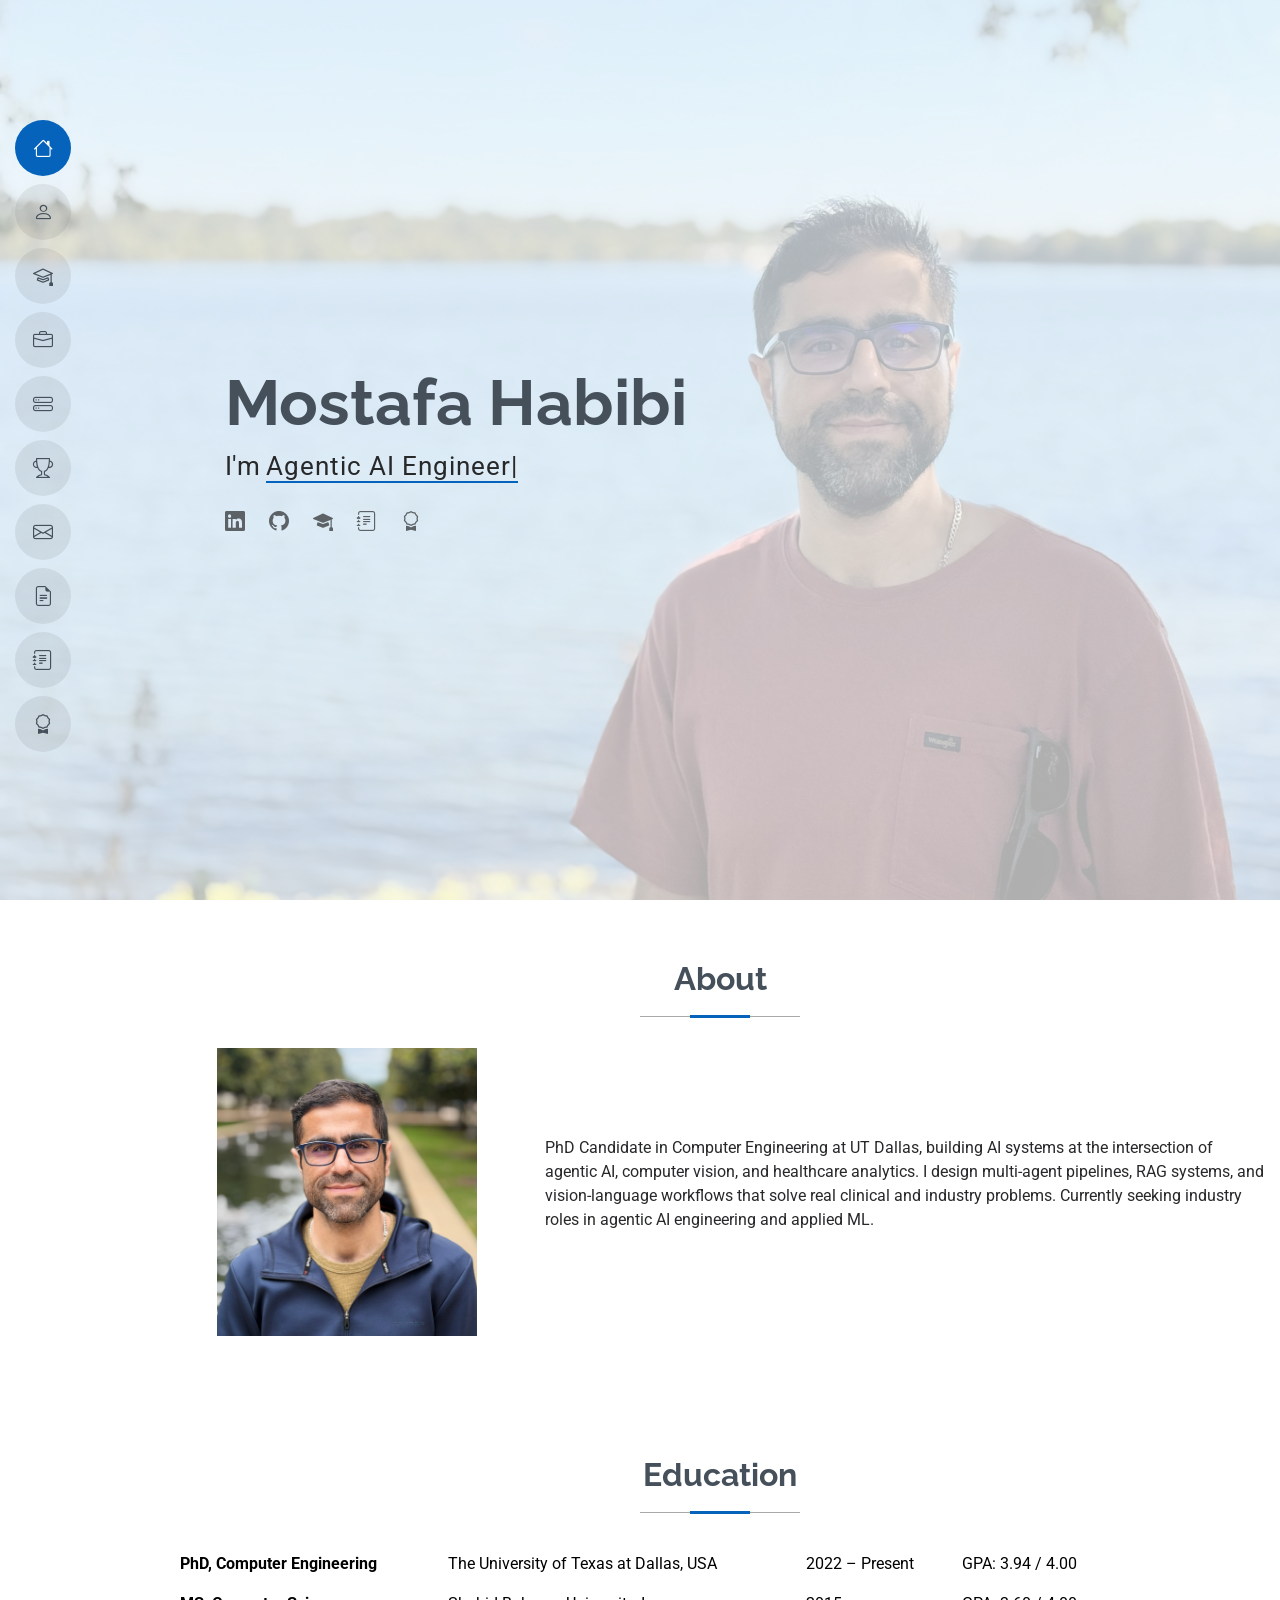
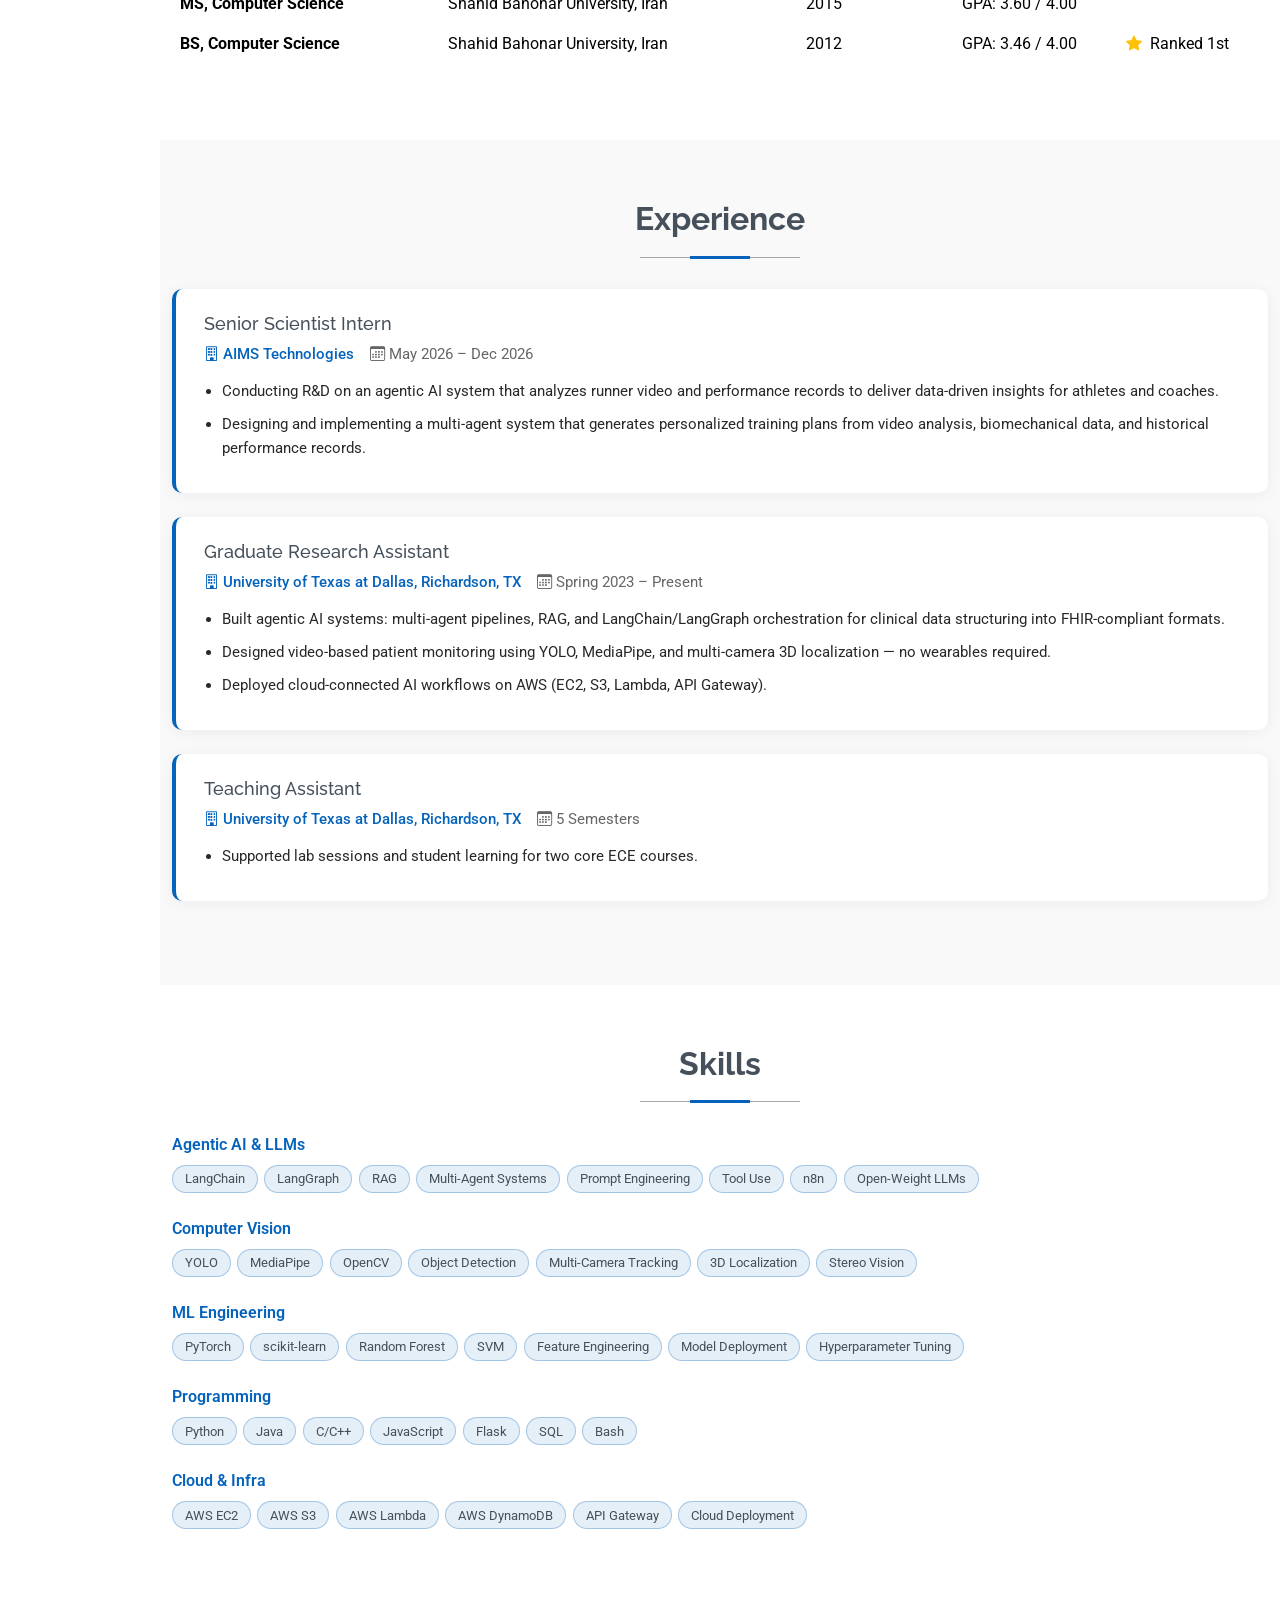
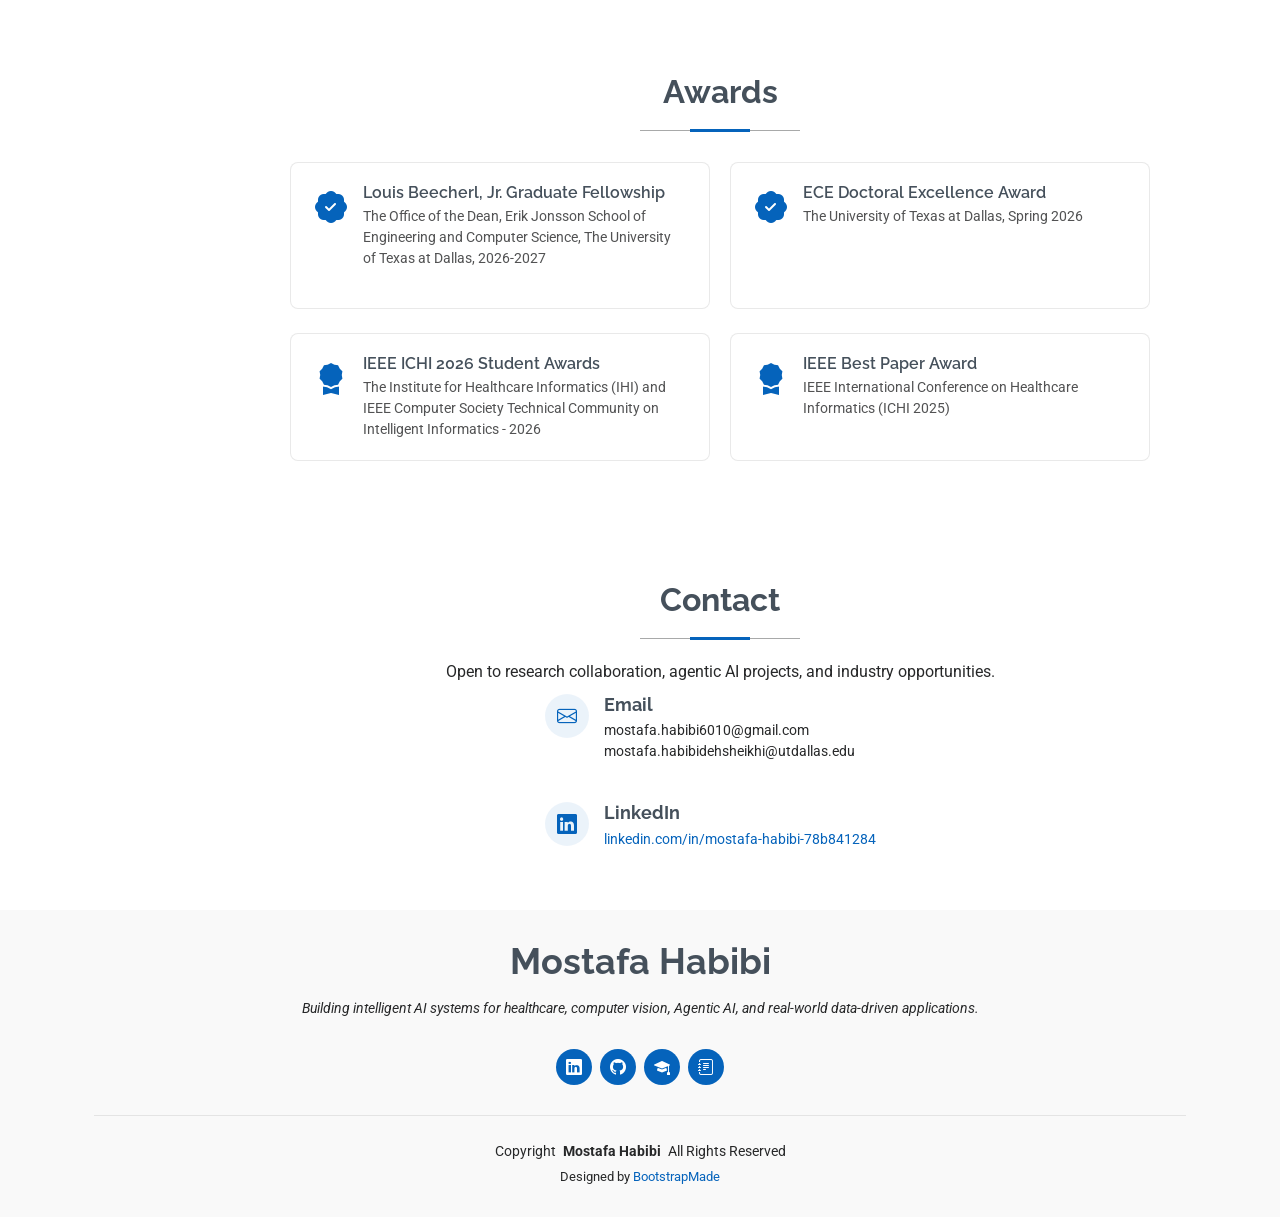
<file: index.html>
<!DOCTYPE html>
<html lang="en">

<head>
  <meta charset="utf-8">
  <meta content="width=device-width, initial-scale=1.0" name="viewport">
  <title>Mostafa Habibi — PhD Candidate, Computer Engineering</title>
  <meta content="Mostafa Habibi — PhD Candidate in Computer Engineering at UT Dallas. Research in AI, computer vision, agentic AI systems, and healthcare analytics." name="description">
  <meta content="" name="keywords">

  <!-- Favicons -->
  <link href="assets/img/favicon.png" rel="icon">
  <link href="assets/img/apple-touch-icon.png" rel="apple-touch-icon">

  <!-- Fonts -->
  <link href="https://fonts.googleapis.com" rel="preconnect">
  <link href="https://fonts.gstatic.com" rel="preconnect" crossorigin>
  <link href="https://fonts.googleapis.com/css2?family=Roboto:ital,wght@0,100;0,300;0,400;0,500;0,700;0,900;1,100;1,300;1,400;1,500;1,700;1,900&family=Poppins:ital,wght@0,100;0,200;0,300;0,400;0,500;0,600;0,700;0,800;0,900;1,100;1,200;1,300;1,400;1,500;1,600;1,700;1,800;1,900&family=Raleway:ital,wght@0,100;0,200;0,300;0,400;0,500;0,600;0,700;0,800;0,900;1,100;1,200;1,300;1,400;1,500;1,600;1,700;1,800;1,900&display=swap" rel="stylesheet">

  <!-- Vendor CSS Files -->
  <link href="assets/vendor/bootstrap/css/bootstrap.min.css" rel="stylesheet">
  <link href="assets/vendor/bootstrap-icons/bootstrap-icons.css" rel="stylesheet">
  <link href="assets/vendor/aos/aos.css" rel="stylesheet">
  <link href="assets/vendor/glightbox/css/glightbox.min.css" rel="stylesheet">
  <link href="assets/vendor/swiper/swiper-bundle.min.css" rel="stylesheet">

  <!-- Main CSS File -->
  <link href="assets/css/main.css" rel="stylesheet">

  <!-- =======================================================
  * Template Name: MyResume
  * Template URL: https://bootstrapmade.com/free-html-bootstrap-template-my-resume/
  * Updated: Jun 29 2024 with Bootstrap v5.3.3
  * Author: BootstrapMade.com
  * License: https://bootstrapmade.com/license/
  ======================================================== -->
</head>

<body class="index-page">

  <header id="header" class="header d-flex flex-column justify-content-center">

    <i class="header-toggle d-xl-none bi bi-list"></i>

    <nav id="navmenu" class="navmenu">
      <ul>
        <li><a href="#hero" class="active"><i class="bi bi-house navicon"></i><span>Home</span></a></li>
        <li><a href="#about"><i class="bi bi-person navicon"></i><span>About</span></a></li>
        <li><a href="#education"><i class="bi bi-mortarboard navicon"></i><span>Education</span></a></li>
        <li><a href="#experience"><i class="bi bi-briefcase navicon"></i><span>Experience</span></a></li>
        <li><a href="#skills"><i class="bi bi-hdd-stack navicon"></i><span>Skills</span></a></li>
        <li><a href="#awards"><i class="bi bi-trophy navicon"></i><span>Awards</span></a></li>
        <li><a href="#contact"><i class="bi bi-envelope navicon"></i><span>Contact</span></a></li>
        <li><a href="assets/resume/Resume.pdf" target="_blank" rel="noopener noreferrer"><i class="bi bi-file-earmark-text navicon"></i><span>Resume</span></a></li>
        <li><a href="papers-posters.html#papers"><i class="bi bi-journal-text navicon"></i><span>Papers &amp; Posters</span></a></li>
        <li><a href="certificate.html"><i class="bi bi-award navicon"></i><span>Certificates</span></a></li>
      </ul>
    </nav>

  </header>

  <main class="main">

    <!-- Hero Section -->
    <section id="hero" class="hero section light-background">

      <img src="assets/img/hero-bg.jpg" alt="">

      <div class="container" data-aos="zoom-out">
        <div class="row justify-content-center">
          <div class="col-lg-9">
            <h2>Mostafa Habibi</h2>
            <p>I'm <span class="typed" data-typed-items="Agentic AI Engineer, ML Engineer, Computer Vision Engineer, Senior Scientist, AI Researcher, Data Scientist">Agentic AI Engineer</span><span class="typed-cursor typed-cursor--blink" aria-hidden="true"></span></p>
            <div class="social-links">
              <a href="https://www.linkedin.com/in/mostafa-habibi-78b841284/" target="_blank" rel="noopener"><i class="bi bi-linkedin"></i></a>
              <a href="https://github.com/habibi6010" target="_blank" rel="noopener"><i class="bi bi-github"></i></a>
              <a href="https://scholar.google.com/citations?user=dHXIkhMAAAAJ&hl=en" target="_blank" rel="noopener"><i class="bi bi-mortarboard-fill"></i></a>
              <a href="https://www.researchgate.net/profile/Mostafa-Habibi-11" target="_blank" rel="noopener"><i class="bi bi-journal-text"></i></a>
              <a href="https://www.credly.com/users/mostafa-habibi-dehsheikhi/badges" target="_blank" rel="noopener"><i class="bi bi-award"></i></a>
            </div>
          </div>
        </div>
      </div>

    </section><!-- /Hero Section -->

    <!-- About Section -->
    <section id="about" class="about section">

      <!-- Section Title -->
      <div class="container section-title" data-aos="fade-up">
        <h2>About</h2>
      </div><!-- End Section Title -->

      <div class="container" data-aos="fade-up" data-aos-delay="100">
        <div class="row gy-4 justify-content-center">
          <div class="col-lg-4">
            <img src="assets/img/profile-img.jpg" class="img-fluid profile-img" alt="">
          </div>
          <div class="col-lg-8 content d-flex align-items-center">
            <p>PhD Candidate in Computer Engineering at UT Dallas, building AI systems at the intersection of agentic AI, computer vision, and healthcare analytics. I design multi-agent pipelines, RAG systems, and vision-language workflows that solve real clinical and industry problems. Currently seeking industry roles in agentic AI engineering and applied ML.</p>
          </div>
        </div>
      </div>

    </section><!-- /About Section -->


    <!-- Education Section -->
    <section id="education" class="education section">

      <!-- Section Title -->
      <div class="container section-title" data-aos="fade-up">
        <h2>Education</h2>
      </div><!-- End Section Title -->

      <div class="container" data-aos="fade-up" data-aos-delay="100">
        <div class="table-responsive">
          <table class="table table-borderless align-middle">
            <tbody>
              <tr>
                <td><strong>PhD, Computer Engineering</strong></td>
                <td>The University of Texas at Dallas, USA</td>
                <td class="text-nowrap">2022 – Present</td>
                <td class="text-nowrap">GPA: 3.94 / 4.00</td>
                <td></td>
              </tr>
              <tr>
                <td><strong>MS, Computer Science</strong></td>
                <td>Shahid Bahonar University, Iran</td>
                <td class="text-nowrap">2015</td>
                <td class="text-nowrap">GPA: 3.60 / 4.00</td>
                <td></td>
              </tr>
              <tr>
                <td><strong>BS, Computer Science</strong></td>
                <td>Shahid Bahonar University, Iran</td>
                <td class="text-nowrap">2012</td>
                <td class="text-nowrap">GPA: 3.46 / 4.00</td>
                <td><i class="bi bi-star-fill text-warning me-1"></i> Ranked 1st</td>
              </tr>
            </tbody>
          </table>
        </div>
      </div>

    </section><!-- /Education Section -->

    <!-- Experience Section -->
    <section id="experience" class="experience section light-background">

      <!-- Section Title -->
      <div class="container section-title" data-aos="fade-up">
        <h2>Experience</h2>
      </div><!-- End Section Title -->

      <div class="container">

        <div class="experience-item" data-aos="fade-up" data-aos-delay="100">
          <div class="experience-header">
            <h3>Senior Scientist Intern</h3>
            <div class="exp-meta">
              <span class="exp-org"><i class="bi bi-building me-1"></i>AIMS Technologies</span>
              <span class="exp-period"><i class="bi bi-calendar3 me-1"></i>May 2026 – Dec 2026</span>
            </div>
          </div>
          <ul>
            <li>Conducting R&amp;D on an agentic AI system that analyzes runner video and performance records to deliver data-driven insights for athletes and coaches.</li>
            <li>Designing and implementing a multi-agent system that generates personalized training plans from video analysis, biomechanical data, and historical performance records.</li>
          </ul>
        </div><!-- End Experience Item -->

        <div class="experience-item" data-aos="fade-up" data-aos-delay="200">
          <div class="experience-header">
            <h3>Graduate Research Assistant</h3>
            <div class="exp-meta">
              <span class="exp-org"><i class="bi bi-building me-1"></i>University of Texas at Dallas, Richardson, TX</span>
              <span class="exp-period"><i class="bi bi-calendar3 me-1"></i>Spring 2023 – Present</span>
            </div>
          </div>
          <ul>
            <li>Built agentic AI systems: multi-agent pipelines, RAG, and LangChain/LangGraph orchestration for clinical data structuring into FHIR-compliant formats.</li>
            <li>Designed video-based patient monitoring using YOLO, MediaPipe, and multi-camera 3D localization — no wearables required.</li>
            <li>Deployed cloud-connected AI workflows on AWS (EC2, S3, Lambda, API Gateway).</li>
          </ul>
        </div><!-- End Experience Item -->

        <div class="experience-item" data-aos="fade-up" data-aos-delay="300">
          <div class="experience-header">
            <h3>Teaching Assistant</h3>
            <div class="exp-meta">
              <span class="exp-org"><i class="bi bi-building me-1"></i>University of Texas at Dallas, Richardson, TX</span>
              <span class="exp-period"><i class="bi bi-calendar3 me-1"></i>5 Semesters</span>
            </div>
          </div>
          <ul>
            <li>Supported lab sessions and student learning for two core ECE courses.</li>
          </ul>
        </div><!-- End Experience Item -->

      </div>

    </section><!-- /Experience Section -->

    <!-- Skills Section -->
    <section id="skills" class="skills section">

      <!-- Section Title -->
      <div class="container section-title" data-aos="fade-up">
        <h2>Skills</h2>
      </div><!-- End Section Title -->

      <div class="container" data-aos="fade-up" data-aos-delay="100">

        <div class="skill-group">
          <div class="skill-group-label">Agentic AI &amp; LLMs</div>
          <div class="skill-tags">
            <span class="skill-tag">LangChain</span>
            <span class="skill-tag">LangGraph</span>
            <span class="skill-tag">RAG</span>
            <span class="skill-tag">Multi-Agent Systems</span>
            <span class="skill-tag">Prompt Engineering</span>
            <span class="skill-tag">Tool Use</span>
            <span class="skill-tag">n8n</span>
            <span class="skill-tag">Open-Weight LLMs</span>
          </div>
        </div>

        <div class="skill-group">
          <div class="skill-group-label">Computer Vision</div>
          <div class="skill-tags">
            <span class="skill-tag">YOLO</span>
            <span class="skill-tag">MediaPipe</span>
            <span class="skill-tag">OpenCV</span>
            <span class="skill-tag">Object Detection</span>
            <span class="skill-tag">Multi-Camera Tracking</span>
            <span class="skill-tag">3D Localization</span>
            <span class="skill-tag">Stereo Vision</span>
          </div>
        </div>

        <div class="skill-group">
          <div class="skill-group-label">ML Engineering</div>
          <div class="skill-tags">
            <span class="skill-tag">PyTorch</span>
            <span class="skill-tag">scikit-learn</span>
            <span class="skill-tag">Random Forest</span>
            <span class="skill-tag">SVM</span>
            <span class="skill-tag">Feature Engineering</span>
            <span class="skill-tag">Model Deployment</span>
            <span class="skill-tag">Hyperparameter Tuning</span>
          </div>
        </div>

        <div class="skill-group">
          <div class="skill-group-label">Programming</div>
          <div class="skill-tags">
            <span class="skill-tag">Python</span>
            <span class="skill-tag">Java</span>
            <span class="skill-tag">C/C++</span>
            <span class="skill-tag">JavaScript</span>
            <span class="skill-tag">Flask</span>
            <span class="skill-tag">SQL</span>
            <span class="skill-tag">Bash</span>
          </div>
        </div>

        <div class="skill-group">
          <div class="skill-group-label">Cloud &amp; Infra</div>
          <div class="skill-tags">
            <span class="skill-tag">AWS EC2</span>
            <span class="skill-tag">AWS S3</span>
            <span class="skill-tag">AWS Lambda</span>
            <span class="skill-tag">AWS DynamoDB</span>
            <span class="skill-tag">API Gateway</span>
            <span class="skill-tag">Cloud Deployment</span>
          </div>
        </div>

      </div>

    </section><!-- /Skills Section -->
    
    <!-- Publications Section -->
    <!-- <section id="publications" class="papers section">

      <div class="container section-title" data-aos="fade-up">
        <h2>Papers & Posters</h2>
        <p>All research papers and posters are now available on a dedicated page for easier browsing.</p>
        <p><a href="papers-posters.html" class="btn-paper" style="display: inline-block; margin-top: 12px;">Open Papers & Posters Page</a></p>
      </div>

    </section> -->
    <!-- /Publications Section -->


    <!-- Awards Section -->
    <section id="awards" class="awards section">

      <!-- Section Title -->
      <div class="container section-title" data-aos="fade-up">
        <h2>Awards</h2>
      </div><!-- End Section Title -->

      <div class="container" data-aos="fade-up" data-aos-delay="100">
        <div class="awards-strip">

          <div style="display: flex; flex-direction: row; justify-content: center;">
            <div class="award-strip-item" style="margin-right: 20px;">
              <i class="bi bi-patch-check-fill"></i>
              <div>
                <h4>Louis Beecherl, Jr. Graduate Fellowship</h4>
                <p>The Office of the Dean, Erik Jonsson School of Engineering and Computer Science, The University of Texas at Dallas, 2026-2027</p>
              </div>
            </div>

            <div class="award-strip-item">
              <i class="bi bi-patch-check-fill"></i>
              <div>
                <h4>ECE Doctoral Excellence Award</h4>
                <p>The University of Texas at Dallas, Spring 2026</p>
              </div>
            </div>
          </div>

          <div style="display: flex; flex-direction: row; justify-content: center;">
            <div class="award-strip-item" style="margin-right: 20px;">
              <i class="bi bi-award-fill"></i>
              <div>
                <h4>IEEE ICHI 2026 Student Awards</h4>
                <p>The Institute for Healthcare Informatics (IHI) and IEEE Computer Society Technical Community on Intelligent Informatics - 2026</p>
              </div>
            </div>

            <div class="award-strip-item">
              <i class="bi bi-award-fill"></i>
              <div>
                <h4>IEEE Best Paper Award</h4>
                <p>IEEE International Conference on Healthcare Informatics (ICHI 2025)</p>
              </div>
            </div>
          </div>

        </div>
      </div>

    </section><!-- /Awards Section -->


    <!-- Contact Section -->
    <section id="contact" class="contact section">

      <!-- Section Title -->
      <div class="container section-title" data-aos="fade-up">
        <h2>Contact</h2>
        <p>Open to research collaboration, agentic AI projects, and industry opportunities.</p>
      </div><!-- End Section Title -->

      <div class="container" data-aos="fade" data-aos-delay="100">
        <div class="row gy-4 justify-content-center">

          <div class="col-lg-4">
            <div class="info-item d-flex" data-aos="fade-up" data-aos-delay="200">
              <i class="bi bi-envelope flex-shrink-0"></i>
              <div>
                <h3>Email</h3>
                <p>mostafa.habibi6010@gmail.com</p>
                <p>mostafa.habibidehsheikhi@utdallas.edu</p>
              </div>
            </div><!-- End Info Item -->

            <div class="info-item d-flex" data-aos="fade-up" data-aos-delay="300">
              <i class="bi bi-linkedin flex-shrink-0"></i>
              <div>
                <h3>LinkedIn</h3>
                <p><a href="https://www.linkedin.com/in/mostafa-habibi-78b841284/" target="_blank" rel="noopener">linkedin.com/in/mostafa-habibi-78b841284</a></p>
              </div>
            </div><!-- End Info Item -->
          </div>

        </div>
      </div>

    </section><!-- /Contact Section -->

  </main>

  <footer id="footer" class="footer position-relative light-background">
    <div class="container">
      <h3 class="sitename">Mostafa Habibi</h3>
      <p>Building intelligent AI systems for healthcare, computer vision, Agentic AI, and real-world data-driven applications.</p>
      <div class="social-links d-flex justify-content-center">
        <a href="https://www.linkedin.com/in/mostafa-habibi-78b841284/" target="_blank" rel="noopener"><i class="bi bi-linkedin"></i></a>
        <a href="https://github.com/habibi6010" target="_blank" rel="noopener"><i class="bi bi-github"></i></a>
        <a href="https://scholar.google.com/citations?user=dHXIkhMAAAAJ&hl=en" target="_blank" rel="noopener"><i class="bi bi-mortarboard-fill"></i></a>
        <a href="https://www.researchgate.net/profile/Mostafa-Habibi-11" target="_blank" rel="noopener"><i class="bi bi-journal-text"></i></a>
      </div>
      <div class="container">
        <div class="copyright">
          <span>Copyright</span> <strong class="px-1 sitename">Mostafa Habibi</strong> <span>All Rights Reserved</span>
        </div>
        <div class="credits">
          <!-- All the links in the footer should remain intact. -->
          <!-- You can delete the links only if you've purchased the pro version. -->
          <!-- Licensing information: https://bootstrapmade.com/license/ -->
          <!-- Purchase the pro version with working PHP/AJAX contact form: [buy-url] -->
          Designed by <a href="https://bootstrapmade.com/">BootstrapMade</a>
        </div>
      </div>
    </div>
  </footer>

  <!-- Scroll Top -->
  <a href="#" id="scroll-top" class="scroll-top d-flex align-items-center justify-content-center"><i class="bi bi-arrow-up-short"></i></a>

  <!-- Preloader -->
  <div id="preloader"></div>

  <!-- Vendor JS Files -->
  <script src="assets/vendor/bootstrap/js/bootstrap.bundle.min.js"></script>
  <script src="assets/vendor/php-email-form/validate.js"></script>
  <script src="assets/vendor/aos/aos.js"></script>
  <script src="assets/vendor/typed.js/typed.umd.js"></script>
  <script src="assets/vendor/purecounter/purecounter_vanilla.js"></script>
  <script src="assets/vendor/waypoints/noframework.waypoints.js"></script>
  <script src="assets/vendor/glightbox/js/glightbox.min.js"></script>
  <script src="assets/vendor/imagesloaded/imagesloaded.pkgd.min.js"></script>
  <script src="assets/vendor/isotope-layout/isotope.pkgd.min.js"></script>
  <script src="assets/vendor/swiper/swiper-bundle.min.js"></script>

  <!-- Main JS File -->
  <script src="assets/js/main.js"></script>

</body>

</html>
</file>
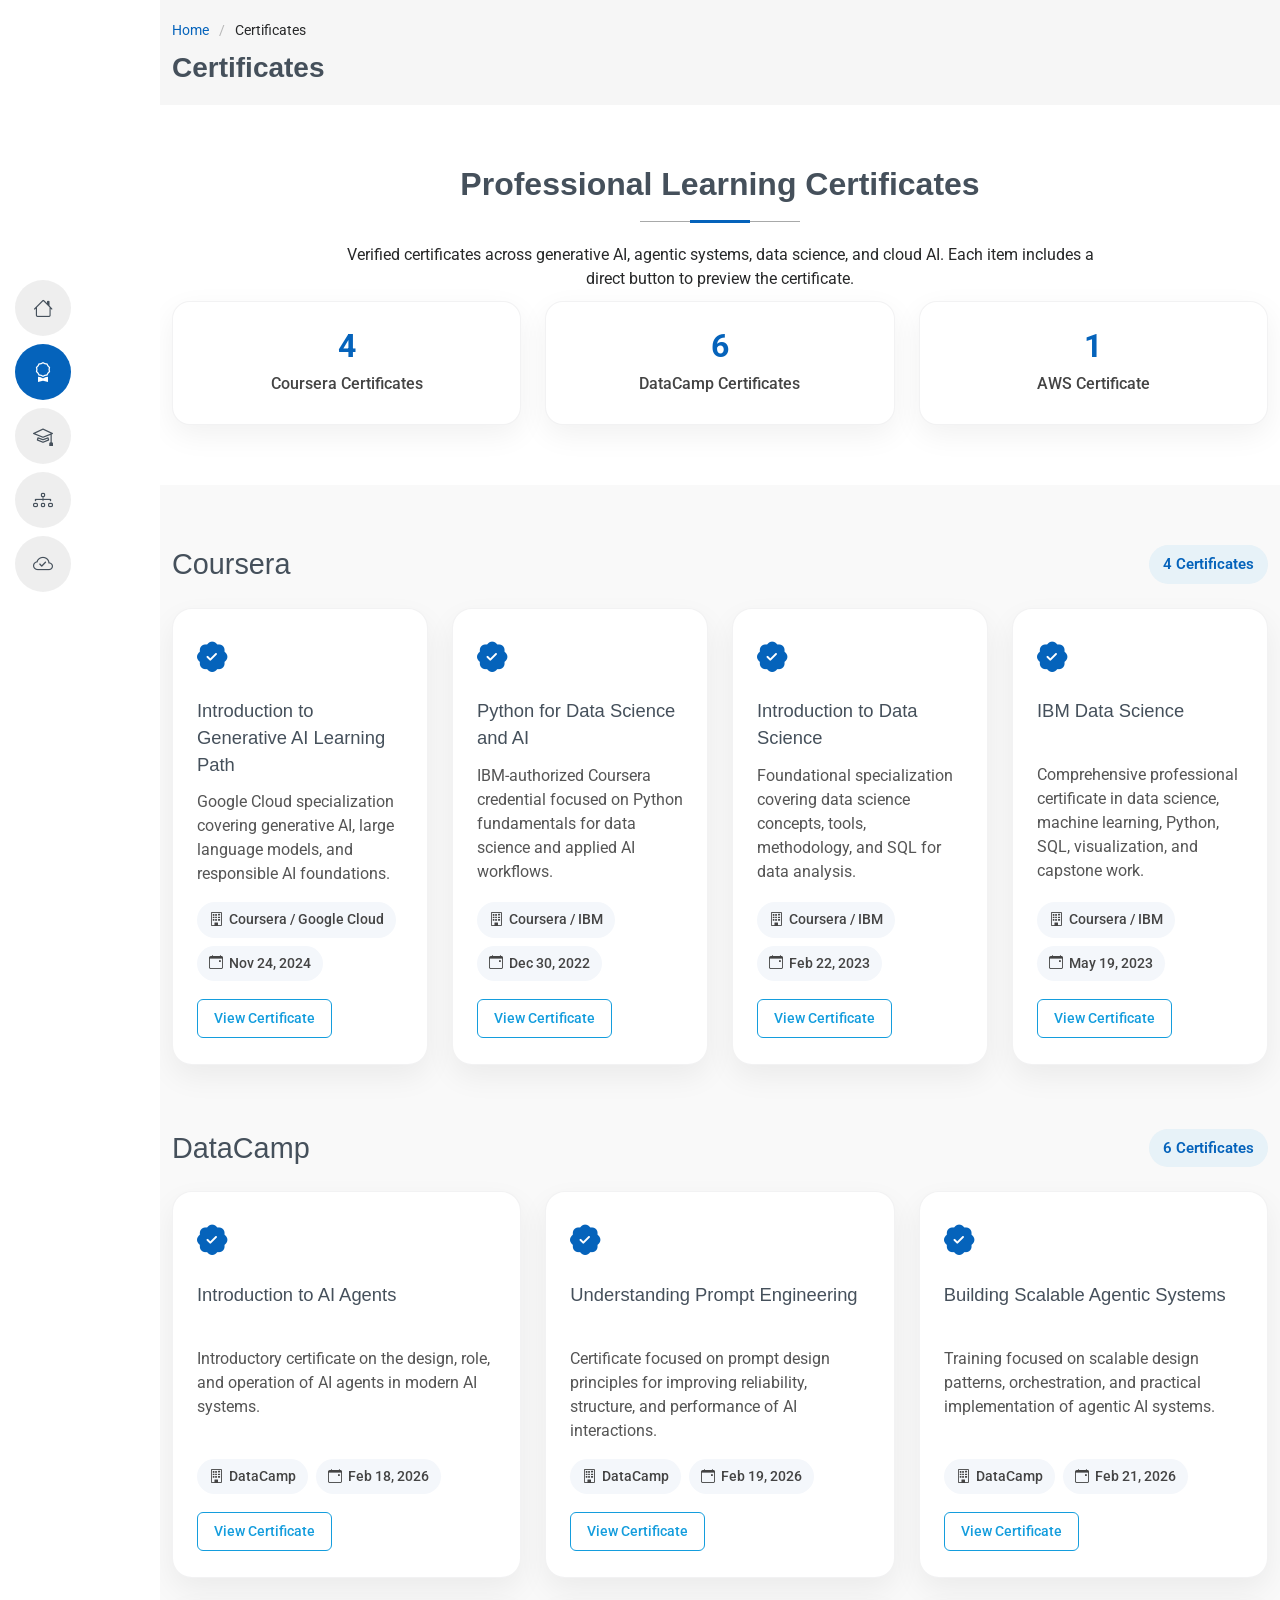
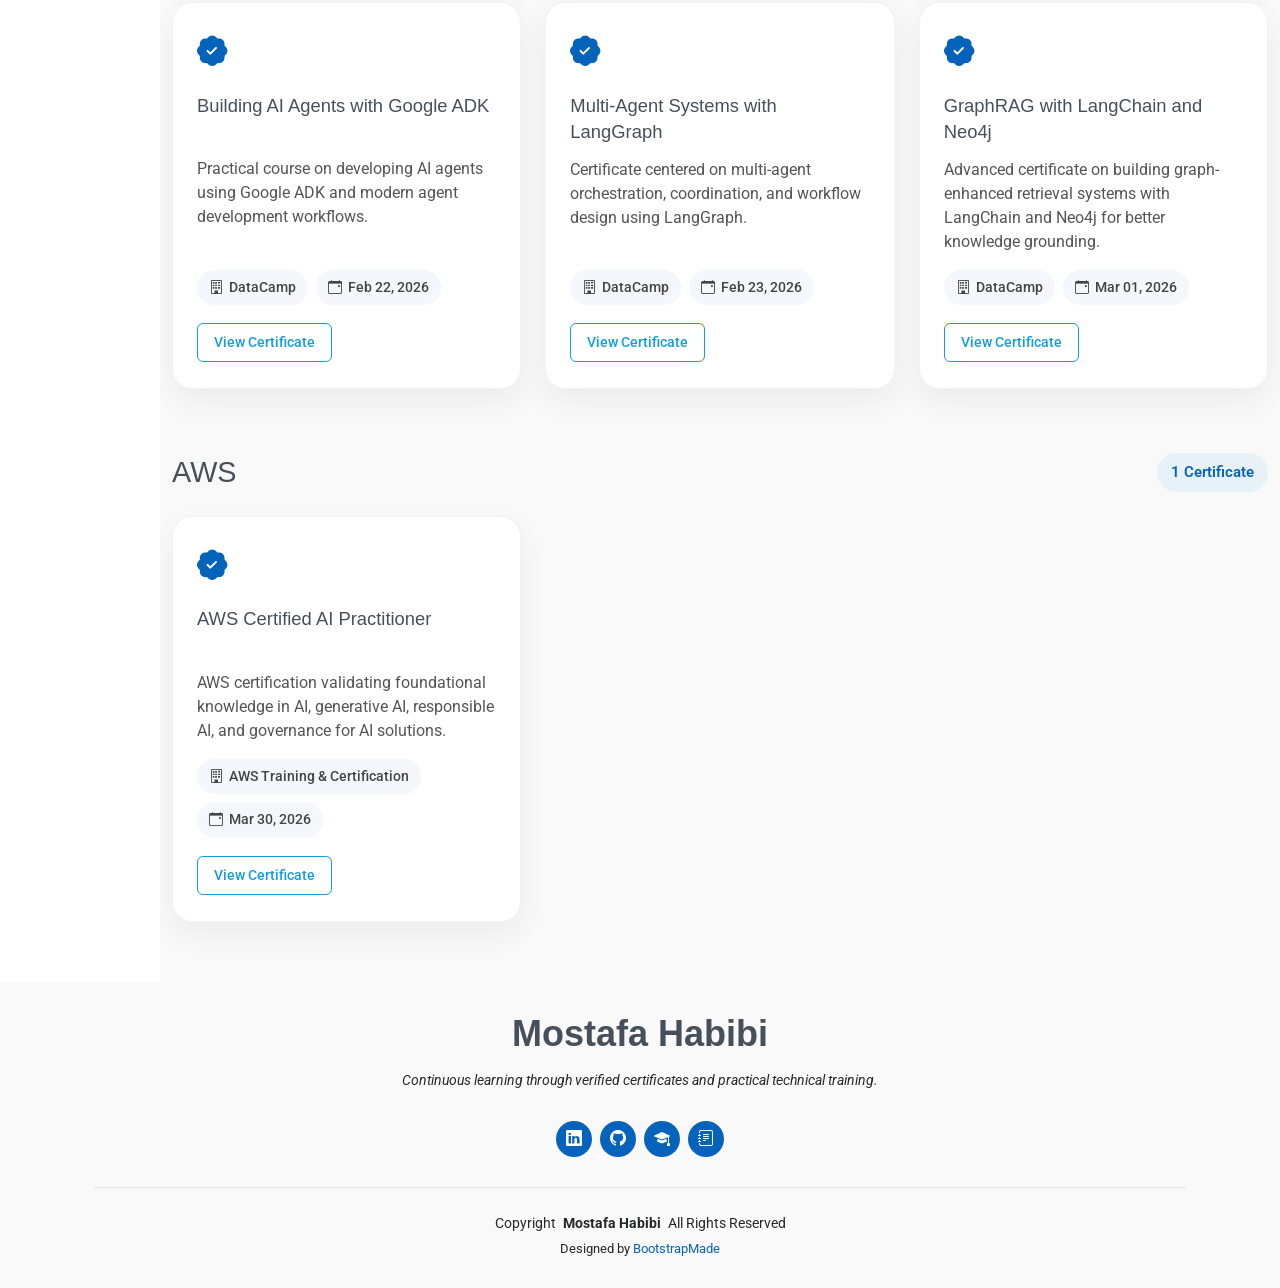
<file: certificate.html>
<!DOCTYPE html>
<html lang="en">

<head>
  <meta charset="utf-8">
  <meta content="width=device-width, initial-scale=1.0" name="viewport">
  <title>Certificates - Mostafa Habibi</title>
  <meta content="Professional certificates earned by Mostafa Habibi in AI, data science, agentic systems, and AWS." name="description">
  <meta content="Mostafa Habibi, certificates, DataCamp, Coursera, AWS, AI, Data Science" name="keywords">

  <link href="assets/img/favicon.png" rel="icon">
  <link href="assets/img/apple-touch-icon.png" rel="apple-touch-icon">

  <link href="https://fonts.googleapis.com" rel="preconnect">
  <link href="https://fonts.gstatic.com" rel="preconnect" crossorigin>
  <link href="https://fonts.googleapis.com/css2?family=Roboto:ital,wght@0,100;0,300;0,400;0,500;0,700;0,900;1,100;1,300;1,400;1,500;1,700;1,900&family=Poppins:ital,wght@0,100;0,200;0,300;0,400;0,500;0,600;0,700;0,800;0,900;1,100;1,200;1,300;1,400;1,500;1,600;1,700;1,800;1,900&display=swap" rel="stylesheet">

  <link href="assets/vendor/bootstrap/css/bootstrap.min.css" rel="stylesheet">
  <link href="assets/vendor/bootstrap-icons/bootstrap-icons.css" rel="stylesheet">
  <link href="assets/vendor/aos/aos.css" rel="stylesheet">
  <link href="assets/vendor/glightbox/css/glightbox.min.css" rel="stylesheet">
  <link href="assets/vendor/swiper/swiper-bundle.min.css" rel="stylesheet">

  <link href="assets/css/main.css" rel="stylesheet">

  <style>
    .certificates-page .page-title {
      padding-bottom: 20px;
    }

    .section-subtitle {
      max-width: 780px;
      margin: 0 auto;
      text-align: center;
    }

    .stats-card {
      background: #fff;
      border-radius: 18px;
      padding: 28px 24px;
      box-shadow: 0 10px 30px rgba(0, 0, 0, 0.06);
      height: 100%;
      text-align: center;
      border: 1px solid rgba(39, 40, 51, 0.06);
    }

    .stats-number {
      display: block;
      font-size: 2rem;
      font-weight: 700;
      color: var(--accent-color, #149ddd);
      line-height: 1;
      margin-bottom: 10px;
    }

    .stats-label {
      margin: 0;
      color: #444;
      font-weight: 500;
    }

    .platform-block {
      margin-bottom: 64px;
    }

    .platform-title {
      display: flex;
      justify-content: space-between;
      align-items: center;
      gap: 16px;
      margin-bottom: 24px;
      flex-wrap: wrap;
    }

    .platform-title h3 {
      margin: 0;
      font-size: 1.8rem;
    }

    .platform-count {
      display: inline-flex;
      align-items: center;
      justify-content: center;
      padding: 8px 14px;
      border-radius: 999px;
      background: rgba(20, 157, 221, 0.08);
      color: var(--accent-color, #149ddd);
      font-weight: 600;
      font-size: 0.95rem;
    }

    .certificate-card {
      background: #fff;
      border-radius: 20px;
      padding: 26px 24px;
      height: 100%;
      box-shadow: 0 12px 30px rgba(0, 0, 0, 0.06);
      border: 1px solid rgba(39, 40, 51, 0.06);
      display: flex;
      flex-direction: column;
      transition: transform 0.25s ease, box-shadow 0.25s ease;
    }

    .certificate-card:hover {
      transform: translateY(-5px);
      box-shadow: 0 16px 40px rgba(0, 0, 0, 0.1);
    }

    .cert-icon {
      font-size: 1.9rem;
      color: var(--accent-color, #149ddd);
      margin-bottom: 18px;
    }

    .certificate-card h4 {
      font-size: 1.15rem;
      line-height: 1.45;
      margin-bottom: 12px;
      min-height: 3.3rem;
    }

    .certificate-card p {
      color: #555;
      margin-bottom: 16px;
      flex-grow: 1;
    }

    .cert-meta {
      display: flex;
      flex-wrap: wrap;
      gap: 8px;
      margin-bottom: 18px;
    }

    .cert-badge {
      display: inline-flex;
      align-items: center;
      gap: 6px;
      padding: 7px 12px;
      border-radius: 999px;
      background: #f4f7fb;
      color: #444;
      font-size: 0.88rem;
      font-weight: 500;
    }

    .cert-actions {
      display: flex;
      gap: 10px;
      flex-wrap: wrap;
      margin-top: auto;
    }

    @media (max-width: 768px) {
      .certificate-card h4 {
        min-height: auto;
      }

    }
  </style>
</head>

<body class="starter-page-page certificates-page">

  <header id="header" class="header d-flex flex-column justify-content-center">
    <i class="header-toggle d-xl-none bi bi-list"></i>

    <nav id="navmenu" class="navmenu">
      <ul>
        <li><a href="index.html"><i class="bi bi-house navicon"></i><span>Home</span></a></li>
        <li><a href="#certificate-overview" class="active"><i class="bi bi-award navicon"></i><span>Overview</span></a></li>
        <li><a href="#coursera"><i class="bi bi-mortarboard navicon"></i><span>Coursera</span></a></li>
        <li><a href="#datacamp"><i class="bi bi-diagram-3 navicon"></i><span>DataCamp</span></a></li>
        <li><a href="#aws"><i class="bi bi-cloud-check navicon"></i><span>AWS</span></a></li>
      </ul>
    </nav>
  </header>

  <main class="main">
    <div class="page-title" data-aos="fade">
      <div class="container">
        <nav class="breadcrumbs">
          <ol>
            <li><a href="index.html">Home</a></li>
            <li class="current">Certificates</li>
          </ol>
        </nav>
        <h1>Certificates</h1>
      </div>
    </div>

    <section id="certificate-overview" class="certificates-overview section">
      <div class="container section-title" data-aos="fade-up">
        <h2>Professional Learning Certificates</h2>
        <p class="section-subtitle">
          Verified certificates across generative AI, agentic systems, data science, and cloud AI. Each item includes a direct button to preview the certificate.
        </p>
      </div>

      <div class="container">
        <div class="row g-4">
          <div class="col-md-4" data-aos="fade-up" data-aos-delay="100">
            <div class="stats-card">
              <span class="stats-number">4</span>
              <p class="stats-label">Coursera Certificates</p>
            </div>
          </div>
          <div class="col-md-4" data-aos="fade-up" data-aos-delay="150">
            <div class="stats-card">
              <span class="stats-number">6</span>
              <p class="stats-label">DataCamp Certificates</p>
            </div>
          </div>
          <div class="col-md-4" data-aos="fade-up" data-aos-delay="200">
            <div class="stats-card">
              <span class="stats-number">1</span>
              <p class="stats-label">AWS Certificate</p>
            </div>
          </div>
        </div>
      </div>
    </section>

    <section id="certificates-list" class="certificates-list section light-background">
      <div class="container" data-aos="fade-up">

        <div id="coursera" class="platform-block">
          <div class="platform-title">
            <h3>Coursera</h3>
            <span class="platform-count">4 Certificates</span>
          </div>

          <div class="row g-4">
            <div class="col-lg-3 col-md-6">
              <article class="certificate-card">
                <i class="bi bi-patch-check-fill cert-icon"></i>
                <h4>Introduction to Generative AI Learning Path</h4>
                <p>Google Cloud specialization covering generative AI, large language models, and responsible AI foundations.</p>
                <div class="cert-meta">
                  <span class="cert-badge"><i class="bi bi-building"></i> Coursera / Google Cloud</span>
                  <span class="cert-badge"><i class="bi bi-calendar-event"></i> Nov 24, 2024</span>
                </div>
                <div class="cert-actions">
                  <a class="btn-paper" href="assets/certificates/coursera-introduction-to-generative-ai-learning-path.pdf" target="_blank" rel="noopener noreferrer">View Certificate</a>
                </div>
              </article>
            </div>

            <div class="col-lg-3 col-md-6">
              <article class="certificate-card">
                <i class="bi bi-patch-check-fill cert-icon"></i>
                <h4>Python for Data Science and AI</h4>
                <p>IBM-authorized Coursera credential focused on Python fundamentals for data science and applied AI workflows.</p>
                <div class="cert-meta">
                  <span class="cert-badge"><i class="bi bi-building"></i> Coursera / IBM</span>
                  <span class="cert-badge"><i class="bi bi-calendar-event"></i> Dec 30, 2022</span>
                </div>
                <div class="cert-actions">
                  <a class="btn-paper" href="assets/certificates/coursera-python-for-data-science-and-ai.pdf" target="_blank" rel="noopener noreferrer">View Certificate</a>
                </div>
              </article>
            </div>

            <div class="col-lg-3 col-md-6">
              <article class="certificate-card">
                <i class="bi bi-patch-check-fill cert-icon"></i>
                <h4>Introduction to Data Science</h4>
                <p>Foundational specialization covering data science concepts, tools, methodology, and SQL for data analysis.</p>
                <div class="cert-meta">
                  <span class="cert-badge"><i class="bi bi-building"></i> Coursera / IBM</span>
                  <span class="cert-badge"><i class="bi bi-calendar-event"></i> Feb 22, 2023</span>
                </div>
                <div class="cert-actions">
                  <a class="btn-paper" href="assets/certificates/coursera-introduction-to-data-science.pdf" target="_blank" rel="noopener noreferrer">View Certificate</a>
                </div>
              </article>
            </div>

            <div class="col-lg-3 col-md-6">
              <article class="certificate-card">
                <i class="bi bi-patch-check-fill cert-icon"></i>
                <h4>IBM Data Science</h4>
                <p>Comprehensive professional certificate in data science, machine learning, Python, SQL, visualization, and capstone work.</p>
                <div class="cert-meta">
                  <span class="cert-badge"><i class="bi bi-building"></i> Coursera / IBM</span>
                  <span class="cert-badge"><i class="bi bi-calendar-event"></i> May 19, 2023</span>
                </div>
                <div class="cert-actions">
                  <a class="btn-paper" href="assets/certificates/coursera-ibm-data-science.pdf" target="_blank" rel="noopener noreferrer">View Certificate</a>
                </div>
              </article>
            </div>
          </div>
        </div>

        <div id="datacamp" class="platform-block">
          <div class="platform-title">
            <h3>DataCamp</h3>
            <span class="platform-count">6 Certificates</span>
          </div>

          <div class="row g-4">
            <div class="col-lg-4 col-md-6">
              <article class="certificate-card">
                <i class="bi bi-patch-check-fill cert-icon"></i>
                <h4>Introduction to AI Agents</h4>
                <p>Introductory certificate on the design, role, and operation of AI agents in modern AI systems.</p>
                <div class="cert-meta">
                  <span class="cert-badge"><i class="bi bi-building"></i> DataCamp</span>
                  <span class="cert-badge"><i class="bi bi-calendar-event"></i> Feb 18, 2026</span>
                </div>
                <div class="cert-actions">
                  <a class="btn-paper" href="assets/certificates/datacamp-introduction-to-ai-agents.pdf" target="_blank" rel="noopener noreferrer">View Certificate</a>
                </div>
              </article>
            </div>

            <div class="col-lg-4 col-md-6">
              <article class="certificate-card">
                <i class="bi bi-patch-check-fill cert-icon"></i>
                <h4>Understanding Prompt Engineering</h4>
                <p>Certificate focused on prompt design principles for improving reliability, structure, and performance of AI interactions.</p>
                <div class="cert-meta">
                  <span class="cert-badge"><i class="bi bi-building"></i> DataCamp</span>
                  <span class="cert-badge"><i class="bi bi-calendar-event"></i> Feb 19, 2026</span>
                </div>
                <div class="cert-actions">
                  <a class="btn-paper" href="assets/certificates/datacamp-understanding-prompt-engineering.pdf" target="_blank" rel="noopener noreferrer">View Certificate</a>
                </div>
              </article>
            </div>

            <div class="col-lg-4 col-md-6">
              <article class="certificate-card">
                <i class="bi bi-patch-check-fill cert-icon"></i>
                <h4>Building Scalable Agentic Systems</h4>
                <p>Training focused on scalable design patterns, orchestration, and practical implementation of agentic AI systems.</p>
                <div class="cert-meta">
                  <span class="cert-badge"><i class="bi bi-building"></i> DataCamp</span>
                  <span class="cert-badge"><i class="bi bi-calendar-event"></i> Feb 21, 2026</span>
                </div>
                <div class="cert-actions">
                  <a class="btn-paper" href="assets/certificates/datacamp-building-scalable-agentic-systems.pdf" target="_blank" rel="noopener noreferrer">View Certificate</a>
                </div>
              </article>
            </div>

            <div class="col-lg-4 col-md-6">
              <article class="certificate-card">
                <i class="bi bi-patch-check-fill cert-icon"></i>
                <h4>Building AI Agents with Google ADK</h4>
                <p>Practical course on developing AI agents using Google ADK and modern agent development workflows.</p>
                <div class="cert-meta">
                  <span class="cert-badge"><i class="bi bi-building"></i> DataCamp</span>
                  <span class="cert-badge"><i class="bi bi-calendar-event"></i> Feb 22, 2026</span>
                </div>
                <div class="cert-actions">
                  <a class="btn-paper" href="assets/certificates/datacamp-building-ai-agents-with-google-adk.pdf" target="_blank" rel="noopener noreferrer">View Certificate</a>
                </div>
              </article>
            </div>

            <div class="col-lg-4 col-md-6">
              <article class="certificate-card">
                <i class="bi bi-patch-check-fill cert-icon"></i>
                <h4>Multi-Agent Systems with LangGraph</h4>
                <p>Certificate centered on multi-agent orchestration, coordination, and workflow design using LangGraph.</p>
                <div class="cert-meta">
                  <span class="cert-badge"><i class="bi bi-building"></i> DataCamp</span>
                  <span class="cert-badge"><i class="bi bi-calendar-event"></i> Feb 23, 2026</span>
                </div>
                <div class="cert-actions">
                  <a class="btn-paper" href="assets/certificates/datacamp-multi-agent-systems-with-langgraph.pdf" target="_blank" rel="noopener noreferrer">View Certificate</a>
                </div>
              </article>
            </div>

            <div class="col-lg-4 col-md-6">
              <article class="certificate-card">
                <i class="bi bi-patch-check-fill cert-icon"></i>
                <h4>GraphRAG with LangChain and Neo4j</h4>
                <p>Advanced certificate on building graph-enhanced retrieval systems with LangChain and Neo4j for better knowledge grounding.</p>
                <div class="cert-meta">
                  <span class="cert-badge"><i class="bi bi-building"></i> DataCamp</span>
                  <span class="cert-badge"><i class="bi bi-calendar-event"></i> Mar 01, 2026</span>
                </div>
                <div class="cert-actions">
                  <a class="btn-paper" href="assets/certificates/datacamp-graphRAG-with-LangChain-and-Neo4j.pdf" target="_blank" rel="noopener noreferrer">View Certificate</a>
                </div>
              </article>
            </div>
          </div>
        </div>

        <div id="aws" class="platform-block mb-0">
          <div class="platform-title">
            <h3>AWS</h3>
            <span class="platform-count">1 Certificate</span>
          </div>

          <div class="row g-4">
            <div class="col-lg-4 col-md-6">
              <article class="certificate-card">
                <i class="bi bi-patch-check-fill cert-icon"></i>
                <h4>AWS Certified AI Practitioner</h4>
                <p>AWS certification validating foundational knowledge in AI, generative AI, responsible AI, and governance for AI solutions.</p>
                <div class="cert-meta">
                  <span class="cert-badge"><i class="bi bi-building"></i> AWS Training &amp; Certification</span>
                  <span class="cert-badge"><i class="bi bi-calendar-event"></i> Mar 30, 2026</span>
                </div>
                <div class="cert-actions">
                  <a class="btn-paper" href="assets/certificates/aws-certified-ai-practitioner.pdf" target="_blank" rel="noopener noreferrer">View Certificate</a>
                </div>
              </article>
            </div>
          </div>
        </div>

      </div>
    </section>
  </main>

  <footer id="footer" class="footer position-relative light-background">
    <div class="container">
      <h3 class="sitename">Mostafa Habibi</h3>
      <p>Continuous learning through verified certificates and practical technical training.</p>
      <div class="social-links d-flex justify-content-center">
        <a href="https://www.linkedin.com/in/mostafa-habibi-78b841284/" target="_blank" rel="noopener"><i class="bi bi-linkedin"></i></a>
        <a href="https://github.com/habibi6010" target="_blank" rel="noopener"><i class="bi bi-github"></i></a>
        <a href="https://scholar.google.com/citations?user=dHXIkhMAAAAJ&hl=en" target="_blank" rel="noopener"><i class="bi bi-mortarboard-fill"></i></a>
        <a href="https://www.researchgate.net/profile/Mostafa-Habibi-11" target="_blank" rel="noopener"><i class="bi bi-journal-text"></i></a>
      </div>
      <div class="container">
        <div class="copyright">
          <span>Copyright</span> <strong class="px-1 sitename">Mostafa Habibi</strong> <span>All Rights Reserved</span>
        </div>
        <div class="credits">
          Designed by <a href="https://bootstrapmade.com/">BootstrapMade</a>
        </div>
      </div>
    </div>
  </footer>

  <a href="#" id="scroll-top" class="scroll-top d-flex align-items-center justify-content-center"><i class="bi bi-arrow-up-short"></i></a>
  <div id="preloader"></div>

  <script src="assets/vendor/bootstrap/js/bootstrap.bundle.min.js"></script>
  <script src="assets/vendor/php-email-form/validate.js"></script>
  <script src="assets/vendor/aos/aos.js"></script>
  <script src="assets/vendor/typed.js/typed.umd.js"></script>
  <script src="assets/vendor/purecounter/purecounter_vanilla.js"></script>
  <script src="assets/vendor/waypoints/noframework.waypoints.js"></script>
  <script src="assets/vendor/glightbox/js/glightbox.min.js"></script>
  <script src="assets/vendor/swiper/swiper-bundle.min.js"></script>
  <script src="assets/js/main.js"></script>
</body>

</html>
</file>
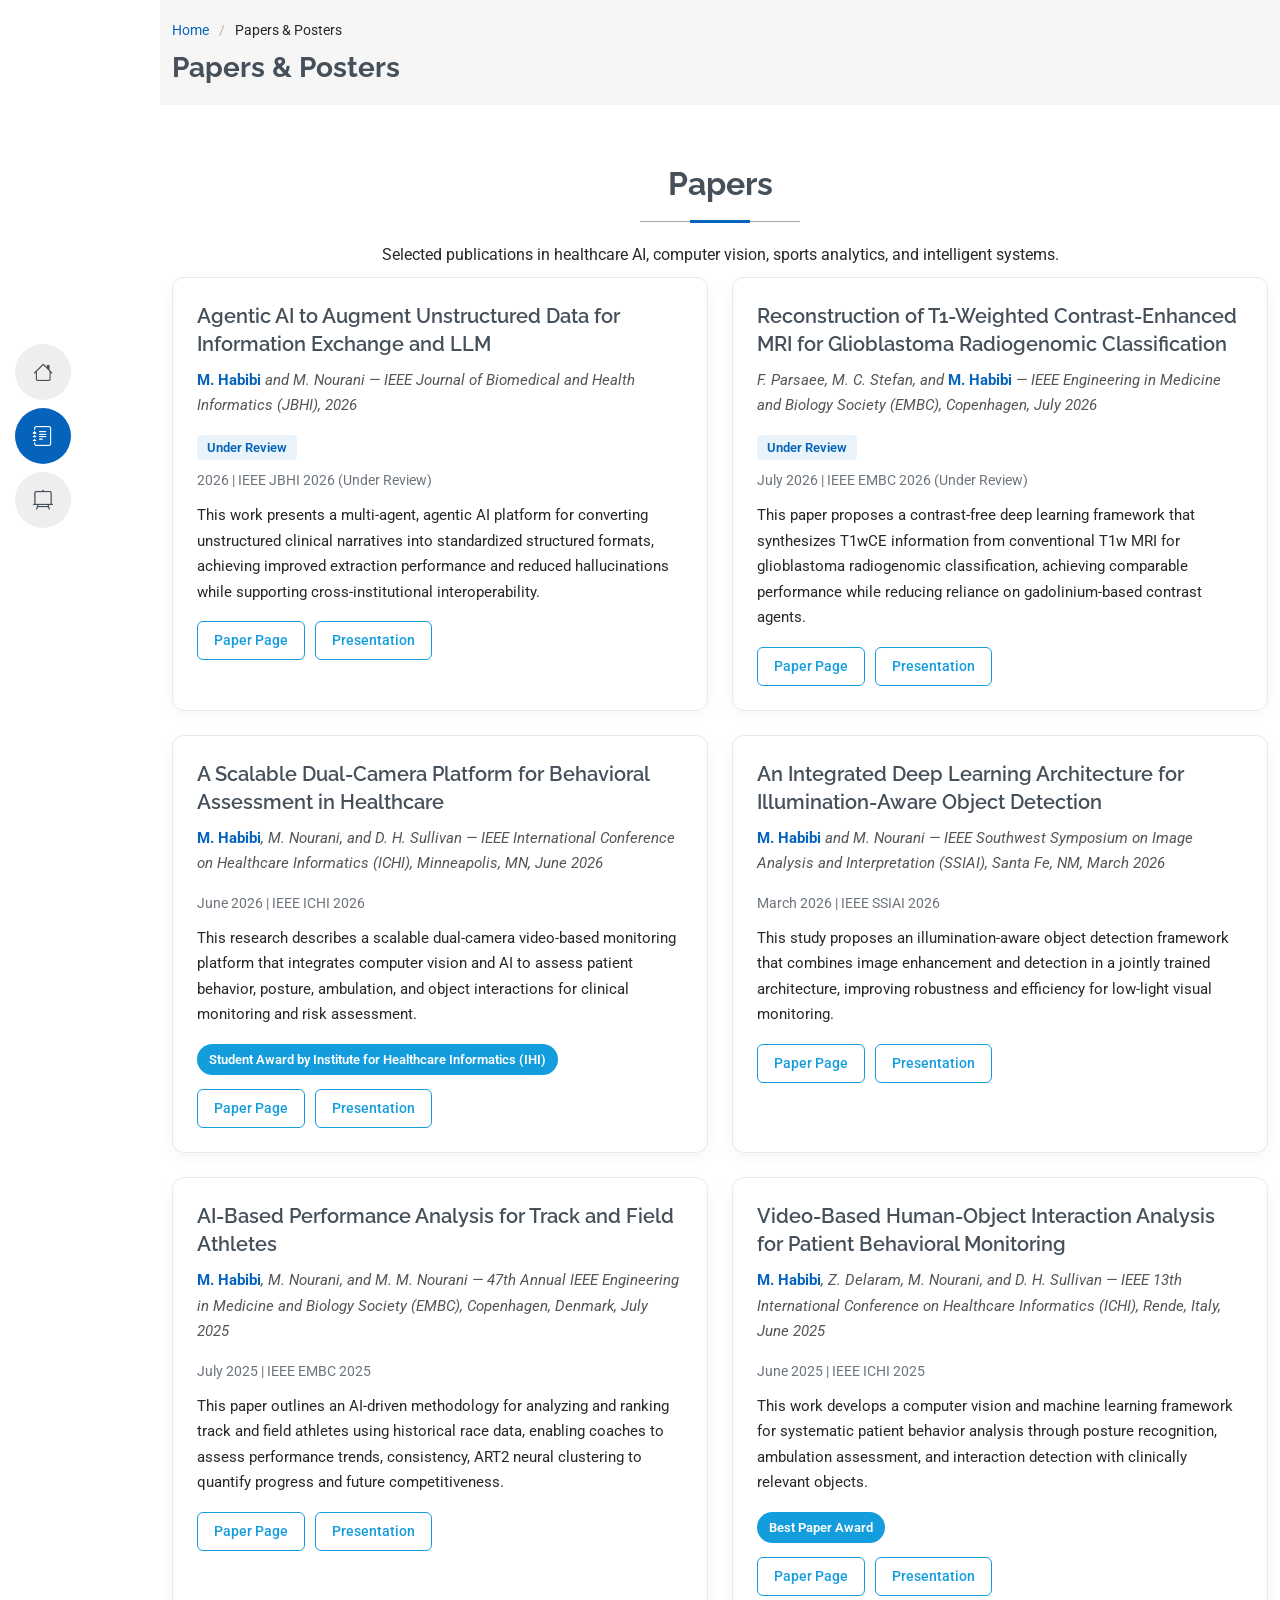
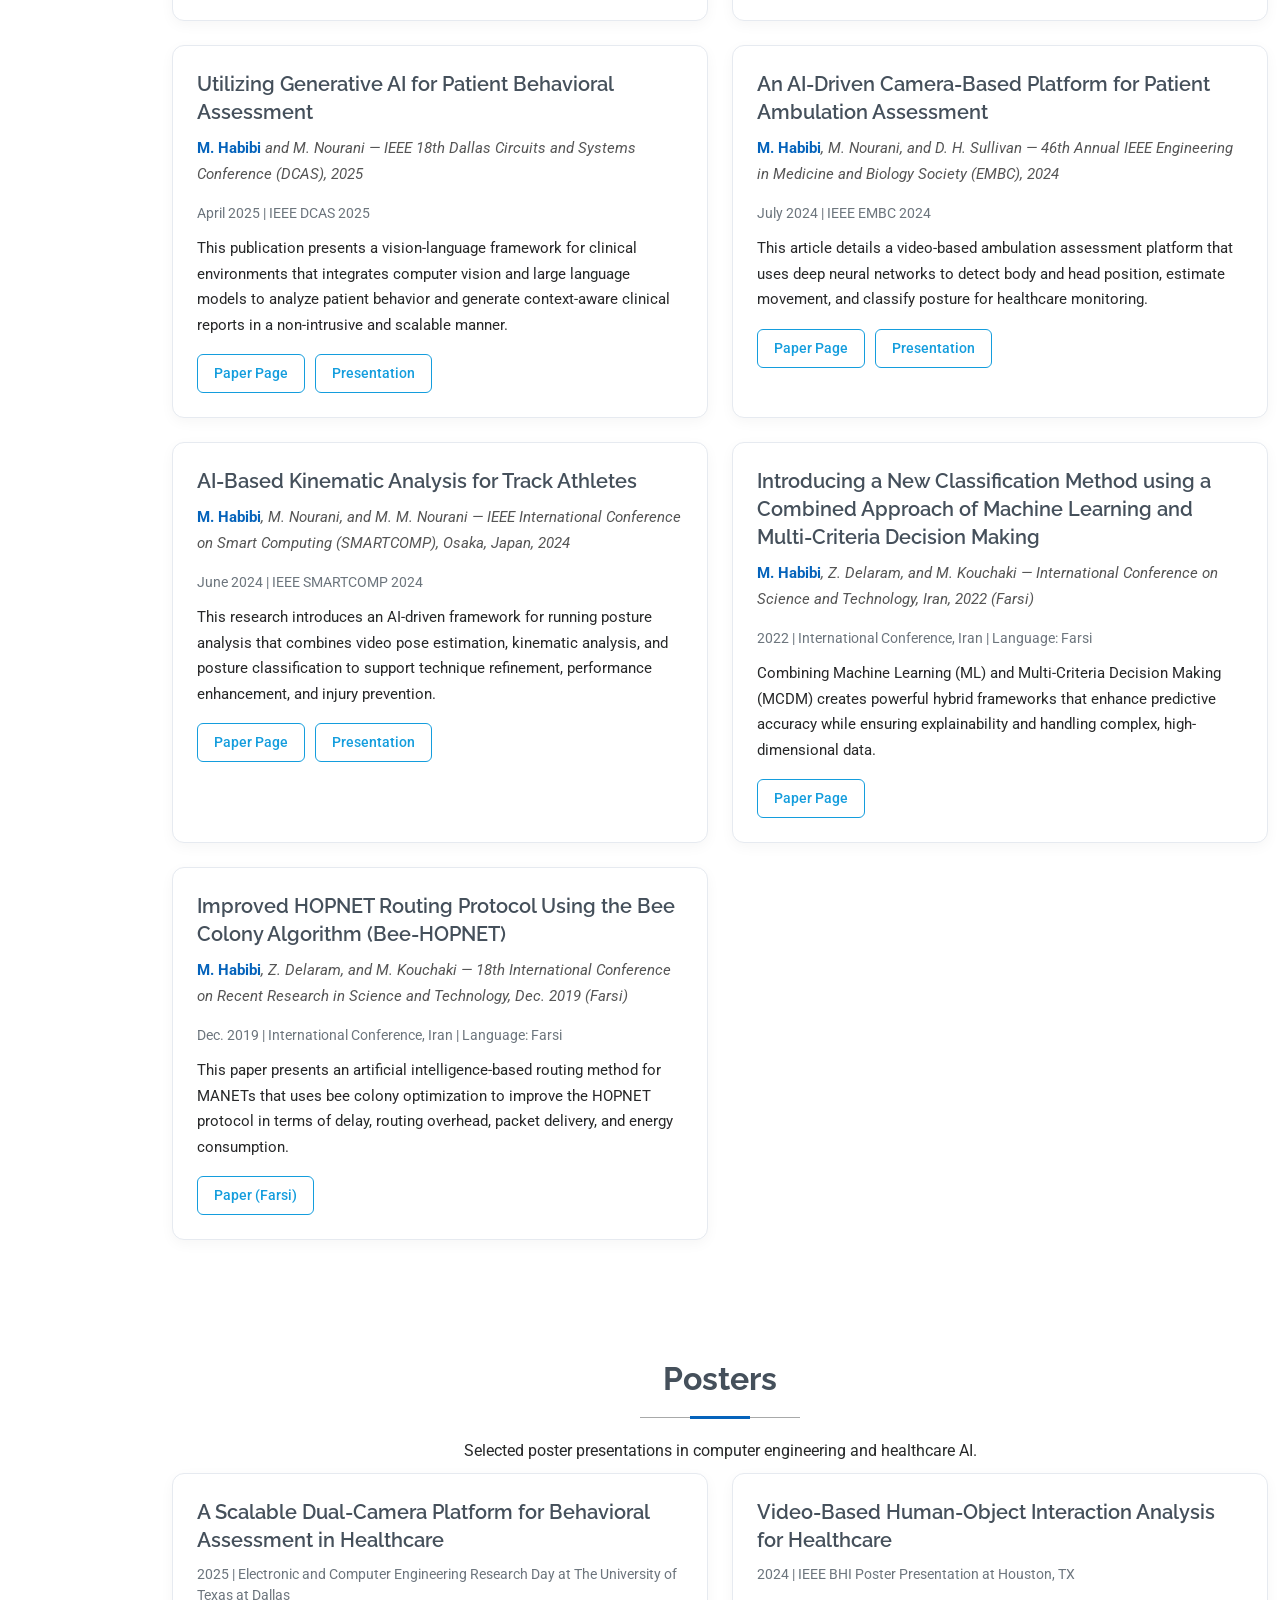
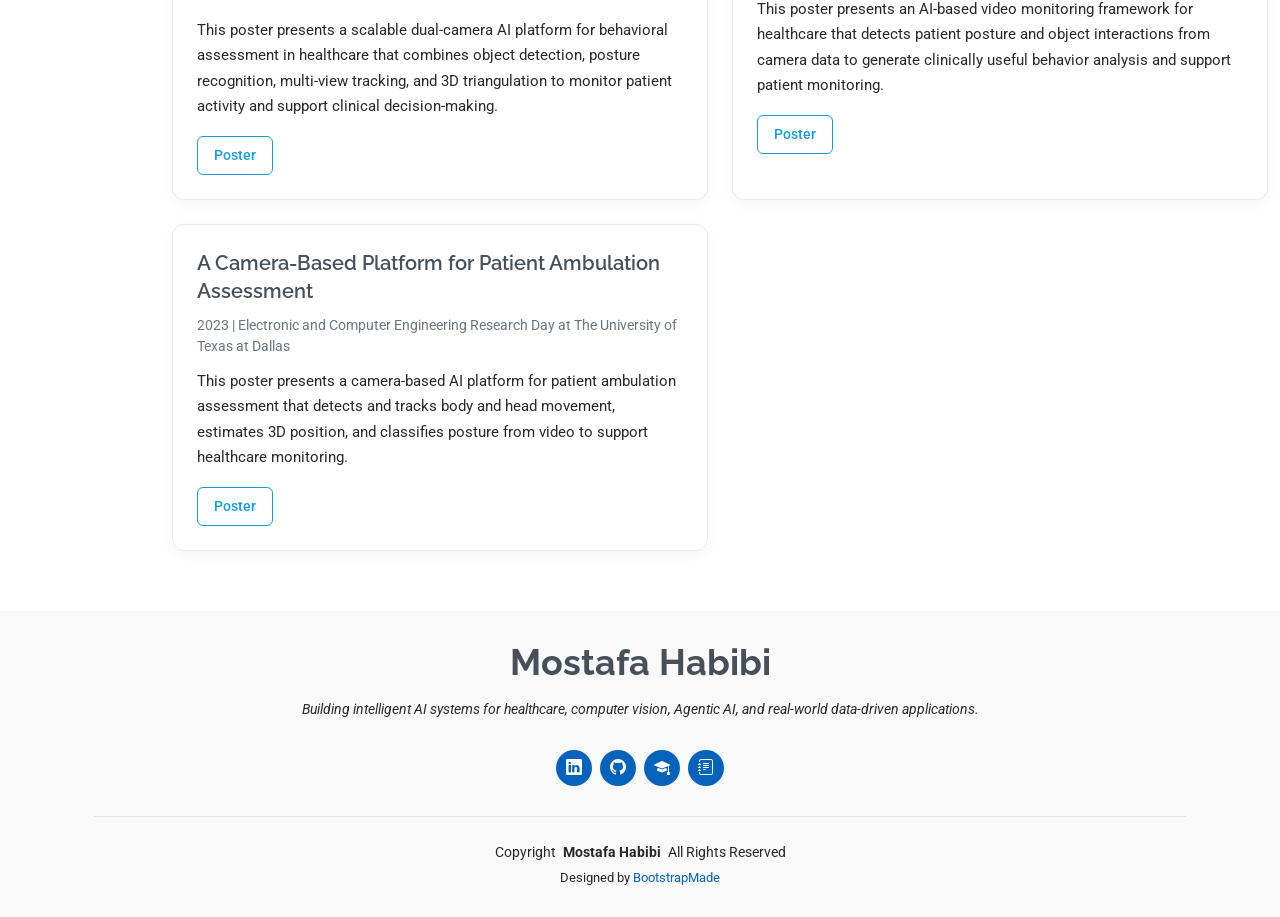
<file: papers-posters.html>
<!DOCTYPE html>
<html lang="en">

<head>
  <meta charset="utf-8">
  <meta content="width=device-width, initial-scale=1.0" name="viewport">
  <title>Papers & Posters - Mostafa Habibi</title>
  <meta content="" name="description">
  <meta content="" name="keywords">

  <!-- Favicons -->
  <link href="assets/img/favicon.png" rel="icon">
  <link href="assets/img/apple-touch-icon.png" rel="apple-touch-icon">

  <!-- Fonts -->
  <link href="https://fonts.googleapis.com" rel="preconnect">
  <link href="https://fonts.gstatic.com" rel="preconnect" crossorigin>
  <link href="https://fonts.googleapis.com/css2?family=Roboto:ital,wght@0,100;0,300;0,400;0,500;0,700;0,900;1,100;1,300;1,400;1,500;1,700;1,900&family=Poppins:ital,wght@0,100;0,200;0,300;0,400;0,500;0,600;0,700;0,800;0,900;1,100;1,200;1,300;1,400;1,500;1,600;1,700;1,800;1,900&family=Raleway:ital,wght@0,100;0,200;0,300;0,400;0,500;0,600;0,700;0,800;0,900;1,100;1,200;1,300;1,400;1,500;1,600;1,700;1,800;1,900&display=swap" rel="stylesheet">

  <!-- Vendor CSS Files -->
  <link href="assets/vendor/bootstrap/css/bootstrap.min.css" rel="stylesheet">
  <link href="assets/vendor/bootstrap-icons/bootstrap-icons.css" rel="stylesheet">
  <link href="assets/vendor/aos/aos.css" rel="stylesheet">
  <link href="assets/vendor/glightbox/css/glightbox.min.css" rel="stylesheet">
  <link href="assets/vendor/swiper/swiper-bundle.min.css" rel="stylesheet">

  <!-- Main CSS File -->
  <link href="assets/css/main.css" rel="stylesheet">
</head>

<body class="starter-page-page">

  <header id="header" class="header d-flex flex-column justify-content-center">

    <i class="header-toggle d-xl-none bi bi-list"></i>

    <nav id="navmenu" class="navmenu">
      <ul>
        <li><a href="index.html"><i class="bi bi-house navicon"></i><span>Home</span></a></li>
        <li><a href="#papers" class="active"><i class="bi bi-journal-text navicon"></i><span>Papers</span></a></li>
        <li><a href="#posters"><i class="bi bi-easel2 navicon"></i><span>Posters</span></a></li>
      </ul>
    </nav>

  </header>

  <main class="main">

    <!-- Page Title -->
    <div class="page-title" data-aos="fade">
      <div class="container">
        <nav class="breadcrumbs">
          <ol>
            <li><a href="index.html">Home</a></li>
            <li class="current">Papers & Posters</li>
          </ol>
        </nav>
        <h1>Papers & Posters</h1>
      </div>
    </div><!-- End Page Title -->

    <!-- Papers Section -->
    <section id="papers" class="papers section">

      <!-- Section Title -->
      <div class="container section-title" data-aos="fade-up">
        <h2>Papers</h2>
        <p>Selected publications in healthcare AI, computer vision, sports analytics, and intelligent systems.</p>
      </div><!-- End Section Title -->

      <div class="container">
        <div class="papers-grid">

          <div class="paper-card" data-aos="fade-up" data-aos-delay="100">
            <h3>Agentic AI to Augment Unstructured Data for Information Exchange and LLM</h3>
            <p class="paper-citation"><strong>M. Habibi</strong> and M. Nourani — <em>IEEE Journal of Biomedical and Health Informatics (JBHI)</em>, 2026</p>
            <div class="paper-badge-status">Under Review</div>
            <div class="paper-meta">2026 | IEEE JBHI 2026 (Under Review)</div>
            <p>
              This work presents a multi-agent, agentic AI platform for converting unstructured clinical narratives into standardized structured formats, achieving improved extraction performance and reduced hallucinations while supporting cross-institutional interoperability.
            </p>
            <div class="paper-links">
              <a href="#" target="_blank" class="btn-paper">Paper Page</a>
              <a href="#" target="_blank" class="btn-paper">Presentation</a>
            </div>
          </div>

          <div class="paper-card" data-aos="fade-up" data-aos-delay="100">
            <h3>Reconstruction of T1-Weighted Contrast-Enhanced MRI for Glioblastoma Radiogenomic Classification</h3>
            <p class="paper-citation">F. Parsaee, M. C. Stefan, and <strong>M. Habibi</strong> — <em>IEEE Engineering in Medicine and Biology Society (EMBC)</em>, Copenhagen, July 2026</p>
            <div class="paper-badge-status">Under Review</div>
            <div class="paper-meta">July 2026 | IEEE EMBC 2026 (Under Review)</div>
            <p>
              This paper proposes a contrast-free deep learning framework that synthesizes T1wCE information from conventional T1w MRI for glioblastoma radiogenomic classification, achieving comparable performance while reducing reliance on gadolinium-based contrast agents.
            </p>
            <div class="paper-links">
              <a href="#" target="_blank" class="btn-paper">Paper Page</a>
              <a href="#" target="_blank" class="btn-paper">Presentation</a>
            </div>
          </div>

          <div class="paper-card" data-aos="fade-up" data-aos-delay="100">
            <h3>A Scalable Dual-Camera Platform for Behavioral Assessment in Healthcare</h3>
            <p class="paper-citation"><strong>M. Habibi</strong>, M. Nourani, and D. H. Sullivan — <em>IEEE International Conference on Healthcare Informatics (ICHI), Minneapolis, MN</em>, June 2026</p>
            <div class="paper-meta">June 2026 | IEEE ICHI 2026</div>
            <p>
              This research describes a scalable dual-camera video-based monitoring platform that integrates computer vision and AI to assess patient behavior, posture, ambulation, and object interactions for clinical monitoring and risk assessment.
            </p>
            <div class="paper-badge">Student Award by Institute for Healthcare Informatics (IHI)</div>
            <div class="paper-links">
              <a href="#" target="_blank" class="btn-paper">Paper Page</a>
              <a href="assets/paper_presentation/ICHI_2026.pdf" target="_blank" class="btn-paper">Presentation</a>
            </div>
          </div>

          <div class="paper-card" data-aos="fade-up" data-aos-delay="150">
            <h3>An Integrated Deep Learning Architecture for Illumination-Aware Object Detection</h3>
            <p class="paper-citation"><strong>M. Habibi</strong> and M. Nourani — <em>IEEE Southwest Symposium on Image Analysis and Interpretation (SSIAI)</em>, Santa Fe, NM, March 2026</p>
            <div class="paper-meta">March 2026 | IEEE SSIAI 2026</div>
            <p>
              This study proposes an illumination-aware object detection framework that combines image enhancement and detection in a jointly trained architecture, improving robustness and efficiency for low-light visual monitoring.
            </p>
            <div class="paper-links">
              <a href="#" target="_blank" class="btn-paper">Paper Page</a>
              <a href="assets/paper_presentation/SSIAI_2026.pdf" target="_blank" class="btn-paper">Presentation</a>
            </div>
          </div>

          <div class="paper-card" data-aos="fade-up" data-aos-delay="250">
            <h3>AI-Based Performance Analysis for Track and Field Athletes</h3>
            <p class="paper-citation"><strong>M. Habibi</strong>, M. Nourani, and M. M. Nourani — <em>47th Annual IEEE Engineering in Medicine and Biology Society (EMBC)</em>, Copenhagen, Denmark, July 2025</p>
            <div class="paper-meta">July 2025 | IEEE EMBC 2025</div>
            <p>
              This paper outlines an AI-driven methodology for analyzing and ranking track and field athletes using historical race data, enabling coaches to assess performance trends, consistency, ART2 neural clustering to quantify progress and future competitiveness.
            </p>

            <div class="paper-links">
              <a href="https://ieeexplore.ieee.org/abstract/document/11253323" target="_blank" class="btn-paper">Paper Page</a>
              <a href="assets/paper_presentation/EMBC_2025.pdf" target="_blank" class="btn-paper">Presentation</a>
            </div>
          </div>

          <div class="paper-card" data-aos="fade-up" data-aos-delay="200">
            <h3>Video-Based Human-Object Interaction Analysis for Patient Behavioral Monitoring</h3>
            <p class="paper-citation"><strong>M. Habibi</strong>, Z. Delaram, M. Nourani, and D. H. Sullivan — <em>IEEE 13th International Conference on Healthcare Informatics (ICHI)</em>, Rende, Italy, June 2025</p>
            <div class="paper-meta">June 2025 | IEEE ICHI 2025</div>
            <p>
              This work develops a computer vision and machine learning framework for systematic patient behavior analysis through posture recognition, ambulation assessment, and interaction detection with clinically relevant objects.
            </p>
            <div class="paper-badge">Best Paper Award</div>
            <div class="paper-links">
              <a href="https://ieeexplore.ieee.org/abstract/document/11081558" target="_blank" class="btn-paper">Paper Page</a>
              <a href="assets/paper_presentation/ICHI_2025.pdf" target="_blank" class="btn-paper">Presentation</a>
            </div>
          </div>

          <div class="paper-card" data-aos="fade-up" data-aos-delay="200">
            <h3>Utilizing Generative AI for Patient Behavioral Assessment</h3>
            <p class="paper-citation"><strong>M. Habibi</strong> and M. Nourani — <em>IEEE 18th Dallas Circuits and Systems Conference (DCAS)</em>, 2025</p>
            <div class="paper-meta">April 2025 | IEEE DCAS 2025</div>
            <p>
              This publication presents a vision-language framework for clinical environments that integrates computer vision and large language models to analyze patient behavior and generate context-aware clinical reports in a non-intrusive and scalable manner.
            </p>
            <div class="paper-links">
              <a href="https://ieeexplore.ieee.org/abstract/document/11045457" target="_blank" class="btn-paper">Paper Page</a>
              <a href="assets/paper_presentation/DCAS_2025.pdf" target="_blank" class="btn-paper">Presentation</a>
            </div>
          </div>

          <div class="paper-card" data-aos="fade-up" data-aos-delay="300">
            <h3>An AI-Driven Camera-Based Platform for Patient Ambulation Assessment</h3>
            <p class="paper-citation"><strong>M. Habibi</strong>, M. Nourani, and D. H. Sullivan — <em>46th Annual IEEE Engineering in Medicine and Biology Society (EMBC)</em>, 2024</p>
            <div class="paper-meta">July 2024 | IEEE EMBC 2024</div>
            <p>
              This article details a video-based ambulation assessment platform that uses deep neural networks to detect body and head position, estimate movement, and classify posture for healthcare monitoring.
            </p>
            <div class="paper-links">
              <a href="https://ieeexplore.ieee.org/abstract/document/10781908" target="_blank" class="btn-paper">Paper Page</a>
              <a href="assets/paper_presentation/EMBC_2024.pdf" target="_blank" class="btn-paper">Presentation</a>
            </div>
          </div>

          <div class="paper-card" data-aos="fade-up" data-aos-delay="300">
            <h3>AI-Based Kinematic Analysis for Track Athletes</h3>
            <p class="paper-citation"><strong>M. Habibi</strong>, M. Nourani, and M. M. Nourani — <em>IEEE International Conference on Smart Computing (SMARTCOMP)</em>, Osaka, Japan, 2024</p>
            <div class="paper-meta">June 2024 | IEEE SMARTCOMP 2024</div>
            <p>
              This research introduces an AI-driven framework for running posture analysis that combines video pose estimation, kinematic analysis, and posture classification to support technique refinement, performance enhancement, and injury prevention.
            </p>
            <div class="paper-links">
              <a href="https://ieeexplore.ieee.org/abstract/document/10781908" target="_blank" class="btn-paper">Paper Page</a>
              <a href="assets/paper_presentation/SMARTCOMP_2024.pdf" target="_blank" class="btn-paper">Presentation</a>
            </div>
          </div>

          <div class="paper-card" data-aos="fade-up" data-aos-delay="350">
            <h3>Introducing a New Classification Method using a Combined Approach of Machine Learning and Multi-Criteria Decision Making</h3>
            <p class="paper-citation"><strong>M. Habibi</strong>, Z. Delaram, and M. Kouchaki — <em>International Conference on Science and Technology</em>, Iran, 2022 (Farsi)</p>
            <div class="paper-meta">2022 | International Conference, Iran | Language: Farsi</div>
            <p>
              Combining Machine Learning (ML) and Multi-Criteria Decision Making (MCDM) creates powerful hybrid frameworks that enhance predictive accuracy while ensuring explainability and handling complex, high-dimensional data.
            </p>
            <div class="paper-links">
              <a href="https://civilica.com/doc/1568038/" target="_blank" class="btn-paper">Paper Page</a>
            </div>
          </div>

          <div class="paper-card" data-aos="fade-up" data-aos-delay="350">
            <h3>Improved HOPNET Routing Protocol Using the Bee Colony Algorithm (Bee-HOPNET)</h3>
            <p class="paper-citation"><strong>M. Habibi</strong>, Z. Delaram, and M. Kouchaki — <em>18th International Conference on Recent Research in Science and Technology</em>, Dec. 2019 (Farsi)</p>
            <div class="paper-meta">Dec. 2019 | International Conference, Iran | Language: Farsi</div>
            <p>
              This paper presents an artificial intelligence-based routing method for MANETs that uses bee colony optimization to improve the HOPNET protocol in terms of delay, routing overhead, packet delivery, and energy consumption.
            </p>
            <div class="paper-links">
              <a href="assets/paper_presentation/Irani_Paper_2022.pdf" target="_blank" class="btn-paper">Paper (Farsi)</a>
            </div>
          </div>

        </div>
      </div>
    </section>
    <!-- /Papers Section -->

    <!-- Posters Section -->
    <section id="posters" class="papers section">

      <!-- Section Title -->
      <div class="container section-title" data-aos="fade-up">
        <h2>Posters</h2>
        <p>Selected poster presentations in computer engineering and healthcare AI.</p>
      </div><!-- End Section Title -->

      <div class="container">
        <div class="papers-grid">

          <div class="paper-card" data-aos="fade-up" data-aos-delay="100">
            <h3>A Scalable Dual-Camera Platform for Behavioral Assessment in Healthcare</h3>
            <div class="paper-meta">2025 | Electronic and Computer Engineering Research Day at The University of Texas at Dallas</div>
            <p>
              This poster presents a scalable dual-camera AI platform for behavioral assessment in healthcare that combines object detection, posture recognition, multi-view tracking, and 3D triangulation to monitor patient activity and support clinical decision-making.
            </p>
            <div class="paper-links">
              <a href="assets/poster/ECE_2025.pdf" target="_blank" class="btn-paper">Poster</a>
            </div>
          </div>

          <div class="paper-card" data-aos="fade-up" data-aos-delay="200">
            <h3>Video-Based Human-Object Interaction Analysis for Healthcare</h3>
            <div class="paper-meta">2024 | IEEE BHI Poster Presentation at Houston, TX</div>
            <p>
              This poster presents an AI-based video monitoring framework for healthcare that detects patient posture and object interactions from camera data to generate clinically useful behavior analysis and support patient monitoring.
            </p>
            <div class="paper-links">
              <a href="assets/poster/BHI_2024.pdf" target="_blank" class="btn-paper">Poster</a>
            </div>
          </div>

          <div class="paper-card" data-aos="fade-up" data-aos-delay="150">
            <h3>A Camera-Based Platform for Patient Ambulation Assessment</h3>
            <div class="paper-meta">2023 | Electronic and Computer Engineering Research Day at The University of Texas at Dallas</div>
            <p>
              This poster presents a camera-based AI platform for patient ambulation assessment that detects and tracks body and head movement, estimates 3D position, and classifies posture from video to support healthcare monitoring.
            </p>
            <div class="paper-links">
              <a href="assets/poster/ECE_2023.pdf" target="_blank" class="btn-paper">Poster</a>
            </div>
          </div>

        </div>
      </div>
    </section>
    <!-- /Posters Section -->

  </main>

  <footer id="footer" class="footer position-relative light-background">
    <div class="container">
      <h3 class="sitename">Mostafa Habibi</h3>
      <p>Building intelligent AI systems for healthcare, computer vision, Agentic AI, and real-world data-driven applications.</p>
      <div class="social-links d-flex justify-content-center">
        <a href="https://www.linkedin.com/in/mostafa-habibi-78b841284/" target="_blank" rel="noopener"><i class="bi bi-linkedin"></i></a>
        <a href="https://github.com/habibi6010" target="_blank" rel="noopener"><i class="bi bi-github"></i></a>
        <a href="https://scholar.google.com/citations?user=dHXIkhMAAAAJ&hl=en" target="_blank" rel="noopener"><i class="bi bi-mortarboard-fill"></i></a>
        <a href="https://www.researchgate.net/profile/Mostafa-Habibi-11" target="_blank" rel="noopener"><i class="bi bi-journal-text"></i></a>
      </div>
      <div class="container">
        <div class="copyright">
          <span>Copyright</span> <strong class="px-1 sitename">Mostafa Habibi</strong> <span>All Rights Reserved</span>
        </div>
        <div class="credits">
          Designed by <a href="https://bootstrapmade.com/">BootstrapMade</a>
        </div>
      </div>
    </div>
  </footer>

  <!-- Scroll Top -->
  <a href="#" id="scroll-top" class="scroll-top d-flex align-items-center justify-content-center"><i class="bi bi-arrow-up-short"></i></a>

  <!-- Preloader -->
  <div id="preloader"></div>

  <!-- Vendor JS Files -->
  <script src="assets/vendor/bootstrap/js/bootstrap.bundle.min.js"></script>
  <script src="assets/vendor/php-email-form/validate.js"></script>
  <script src="assets/vendor/aos/aos.js"></script>
  <script src="assets/vendor/typed.js/typed.umd.js"></script>
  <script src="assets/vendor/purecounter/purecounter_vanilla.js"></script>
  <script src="assets/vendor/waypoints/noframework.waypoints.js"></script>
  <script src="assets/vendor/glightbox/js/glightbox.min.js"></script>
  <script src="assets/vendor/imagesloaded/imagesloaded.pkgd.min.js"></script>
  <script src="assets/vendor/isotope-layout/isotope.pkgd.min.js"></script>
  <script src="assets/vendor/swiper/swiper-bundle.min.js"></script>

  <!-- Main JS File -->
  <script src="assets/js/main.js"></script>

</body>

</html>
</file>
<file: assets/css/main.css>
/**
* Template Name: MyResume
* Template URL: https://bootstrapmade.com/free-html-bootstrap-template-my-resume/
* Updated: Jun 29 2024 with Bootstrap v5.3.3
* Author: BootstrapMade.com
* License: https://bootstrapmade.com/license/
*/

/*--------------------------------------------------------------
# Font & Color Variables
# Help: https://bootstrapmade.com/color-system/
--------------------------------------------------------------*/
/* Fonts */
:root {
  --default-font: "Roboto",  system-ui, -apple-system, "Segoe UI", Roboto, "Helvetica Neue", Arial, "Noto Sans", "Liberation Sans", sans-serif, "Apple Color Emoji", "Segoe UI Emoji", "Segoe UI Symbol", "Noto Color Emoji";
  --heading-font: "Raleway",  sans-serif;
  --nav-font: "Poppins",  sans-serif;
}

/* Global Colors - The following color variables are used throughout the website. Updating them here will change the color scheme of the entire website */
:root { 
  --background-color: #ffffff; /* Background color for the entire website, including individual sections */
  --default-color: #272829; /* Default color used for the majority of the text content across the entire website */
  --heading-color: #45505b; /* Color for headings, subheadings and title throughout the website */
  --accent-color: #0563bb; /* Accent color that represents your brand on the website. It's used for buttons, links, and other elements that need to stand out */
  --surface-color: #ffffff; /* The surface color is used as a background of boxed elements within sections, such as cards, icon boxes, or other elements that require a visual separation from the global background. */
  --contrast-color: #ffffff; /* Contrast color for text, ensuring readability against backgrounds of accent, heading, or default colors. */
}

/* Nav Menu Colors - The following color variables are used specifically for the navigation menu. They are separate from the global colors to allow for more customization options */
:root {
  --nav-color: #45505b;  /* The default color of the main navmenu links */
  --nav-hover-color: #0563bb; /* Applied to main navmenu links when they are hovered over or active */
  --nav-mobile-background-color: #ffffff; /* Used as the background color for mobile navigation menu */
  --nav-dropdown-background-color: #ffffff; /* Used as the background color for dropdown items that appear when hovering over primary navigation items */
  --nav-dropdown-color: #212529; /* Used for navigation links of the dropdown items in the navigation menu. */
  --nav-dropdown-hover-color: #0563bb; /* Similar to --nav-hover-color, this color is applied to dropdown navigation links when they are hovered over. */
}

/* Color Presets - These classes override global colors when applied to any section or element, providing reuse of the sam color scheme. */

.light-background {
  --background-color: #f9f9f9;
  --surface-color: #ffffff;
}

.dark-background {
  --background-color: #060606;
  --default-color: #ffffff;
  --heading-color: #ffffff;
  --surface-color: #252525;
  --contrast-color: #ffffff;
}

/* Smooth scroll */
:root {
  scroll-behavior: smooth;
}

/*--------------------------------------------------------------
# General Styling & Shared Classes
--------------------------------------------------------------*/
body {
  color: var(--default-color);
  background-color: var(--background-color);
  font-family: var(--default-font);
}

a {
  color: var(--accent-color);
  text-decoration: none;
  transition: 0.3s;
}

a:hover {
  color: color-mix(in srgb, var(--accent-color), transparent 25%);
  text-decoration: none;
}

h1,
h2,
h3,
h4,
h5,
h6 {
  color: var(--heading-color);
  font-family: var(--heading-font);
}

/* PHP Email Form Messages
------------------------------*/
.php-email-form .error-message {
  display: none;
  background: #df1529;
  color: #ffffff;
  text-align: left;
  padding: 15px;
  margin-bottom: 24px;
  font-weight: 600;
}

.php-email-form .sent-message {
  display: none;
  color: #ffffff;
  background: #059652;
  text-align: center;
  padding: 15px;
  margin-bottom: 24px;
  font-weight: 600;
}

.php-email-form .loading {
  display: none;
  background: var(--surface-color);
  text-align: center;
  padding: 15px;
  margin-bottom: 24px;
}

.php-email-form .loading:before {
  content: "";
  display: inline-block;
  border-radius: 50%;
  width: 24px;
  height: 24px;
  margin: 0 10px -6px 0;
  border: 3px solid var(--accent-color);
  border-top-color: var(--surface-color);
  animation: php-email-form-loading 1s linear infinite;
}

@keyframes php-email-form-loading {
  0% {
    transform: rotate(0deg);
  }

  100% {
    transform: rotate(360deg);
  }
}

/*--------------------------------------------------------------
# Global Header
--------------------------------------------------------------*/
.header {
  color: var(--default-color);
  position: fixed;
  top: 0;
  left: 0;
  bottom: 0;
  padding: 0 15px;
  transition: all ease-in-out 0.3s;
  overflow-y: auto;
  z-index: 997;
  min-width: 200px;
}

@media (max-width: 1199px) {
  .header {
    background-color: var(--background-color);
    border-right: 1px solid color-mix(in srgb, var(--default-color), transparent 90%);
    width: 300px;
    left: -100%;
  }
}

@media (min-width: 1200px) and (max-width: 1600px) {
  .header~main {
    margin-left: 160px;
  }

  .header~main .hero {
    margin-left: -160px;
    width: 100vw;
  }
}

.header.header-show {
  left: 0;
}

.header .header-toggle {
  color: var(--contrast-color);
  background-color: var(--accent-color);
  font-size: 22px;
  display: flex;
  align-items: center;
  justify-content: center;
  width: 40px;
  height: 40px;
  border-radius: 50%;
  cursor: pointer;
  position: fixed;
  top: 15px;
  right: 15px;
  z-index: 9999;
  transition: background-color 0.3s;
}

.header .header-toggle:hover {
  color: var(--contrast-color);
  background-color: color-mix(in srgb, var(--accent-color) 90%, white 15%);
}

/*--------------------------------------------------------------
# Navigation Menu
--------------------------------------------------------------*/
.navmenu {
  padding: 0;
  z-index: 9997;
}

.navmenu ul {
  list-style: none;
  padding: 0 0 20px 0;
  margin: 0;
  width: 140px;
}

.navmenu a,
.navmenu a:focus {
  color: var(--nav-color);
  font-family: var(--nav-font);
  display: flex;
  align-items: center;
  padding: 10px 18px;
  margin-bottom: 8px;
  font-size: 15px;
  border-radius: 50px;
  background: color-mix(in srgb, var(--default-color), transparent 92%);
  height: 56px;
  width: 100%;
  overflow: hidden;
  transition: 0.3s;
}

.navmenu a i,
.navmenu a:focus i {
  font-size: 20px;
}

.navmenu a span,
.navmenu a:focus span {
  padding: 0 5px 0 7px;
}

@media (min-width: 992px) {

  .navmenu a,
  .navmenu a:focus {
    max-width: 56px;
  }

  .navmenu a span,
  .navmenu a:focus span {
    display: none;
  }
}

.navmenu a:hover,
.navmenu .active,
.navmenu .active:focus,
.navmenu li:hover>a {
  color: var(--contrast-color);
  background: var(--nav-hover-color);
}

.navmenu a:hover,
.navmenu li:hover>a {
  max-width: 100%;
  color: var(--contrast-color);
}

.navmenu a:hover span,
.navmenu li:hover>a span {
  display: block;
}

/*--------------------------------------------------------------
# Global Footer
--------------------------------------------------------------*/
.footer {
  color: var(--default-color);
  background-color: var(--background-color);
  font-size: 14px;
  text-align: center;
  padding: 30px 0;
  position: relative;
}

.footer h3 {
  font-size: 36px;
  font-weight: 700;
  position: relative;
  padding: 0;
  margin: 0 0 15px 0;
}

.footer p {
  font-size: 15;
  font-style: italic;
  padding: 0;
  margin: 0 0 30px 0;
}

.footer .social-links {
  margin: 0 0 30px 0;
}

.footer .social-links a {
  font-size: 16px;
  display: flex;
  align-items: center;
  justify-content: center;
  background: var(--accent-color);
  color: var(--contrast-color);
  line-height: 1;
  margin: 0 4px;
  border-radius: 50%;
  text-align: center;
  width: 36px;
  height: 36px;
  transition: 0.3s;
}

.footer .social-links a:hover {
  background: color-mix(in srgb, var(--accent-color), transparent 20%);
  text-decoration: none;
}

.footer .copyright {
  padding-top: 25px;
  border-top: 1px solid color-mix(in srgb, var(--default-color), transparent 90%);
}

.footer .credits {
  font-size: 13px;
  padding-top: 5px;
}

/*--------------------------------------------------------------
# Preloader
--------------------------------------------------------------*/
#preloader {
  position: fixed;
  inset: 0;
  z-index: 999999;
  overflow: hidden;
  background: var(--background-color);
  transition: all 0.6s ease-out;
}

#preloader:before {
  content: "";
  position: fixed;
  top: calc(50% - 30px);
  left: calc(50% - 30px);
  border: 6px solid #ffffff;
  border-color: var(--accent-color) transparent var(--accent-color) transparent;
  border-radius: 50%;
  width: 60px;
  height: 60px;
  animation: animate-preloader 1.5s linear infinite;
}

@keyframes animate-preloader {
  0% {
    transform: rotate(0deg);
  }

  100% {
    transform: rotate(360deg);
  }
}

/*--------------------------------------------------------------
# Scroll Top Button
--------------------------------------------------------------*/
.scroll-top {
  position: fixed;
  visibility: hidden;
  opacity: 0;
  right: 15px;
  bottom: -15px;
  z-index: 99999;
  background-color: var(--accent-color);
  width: 44px;
  height: 44px;
  border-radius: 50px;
  transition: all 0.4s;
}

.scroll-top i {
  font-size: 24px;
  color: var(--contrast-color);
  line-height: 0;
}

.scroll-top:hover {
  background-color: color-mix(in srgb, var(--accent-color), transparent 20%);
  color: var(--contrast-color);
}

.scroll-top.active {
  visibility: visible;
  opacity: 1;
  bottom: 15px;
}

/*--------------------------------------------------------------
# Disable aos animation delay on mobile devices
--------------------------------------------------------------*/
@media screen and (max-width: 768px) {
  [data-aos-delay] {
    transition-delay: 0 !important;
  }
}

/*--------------------------------------------------------------
# Global Page Titles & Breadcrumbs
--------------------------------------------------------------*/
.page-title {
  --background-color: color-mix(in srgb, var(--default-color), transparent 96%);
  color: var(--default-color);
  background-color: var(--background-color);
  padding: 20px 0;
  position: relative;
}

.page-title h1 {
  font-size: 28px;
  font-weight: 700;
  margin: 0;
}

.page-title .breadcrumbs ol {
  display: flex;
  flex-wrap: wrap;
  list-style: none;
  padding: 0 0 10px 0;
  margin: 0;
  font-size: 14px;
  font-weight: 400;
}

.page-title .breadcrumbs ol li+li {
  padding-left: 10px;
}

.page-title .breadcrumbs ol li+li::before {
  content: "/";
  display: inline-block;
  padding-right: 10px;
  color: color-mix(in srgb, var(--default-color), transparent 70%);
}

/*--------------------------------------------------------------
# Global Sections
--------------------------------------------------------------*/
section,
.section {
  color: var(--default-color);
  background-color: var(--background-color);
  padding: 60px 0;
  overflow: clip;
}

/*--------------------------------------------------------------
# Global Section Titles
--------------------------------------------------------------*/
.section-title {
  text-align: center;
  padding-bottom: 10px;
  position: relative;
}

.section-title h2 {
  font-size: 32px;
  font-weight: 700;
  margin-bottom: 20px;
  padding-bottom: 20px;
  position: relative;
}

.section-title h2:before {
  content: "";
  position: absolute;
  display: block;
  width: 160px;
  height: 1px;
  background: color-mix(in srgb, var(--default-color), transparent 60%);
  left: 0;
  right: 0;
  bottom: 1px;
  margin: auto;
}

.section-title h2::after {
  content: "";
  position: absolute;
  display: block;
  width: 60px;
  height: 3px;
  background: var(--accent-color);
  left: 0;
  right: 0;
  bottom: 0;
  margin: auto;
}

.section-title p {
  margin-bottom: 0;
}

/*--------------------------------------------------------------
# Hero Section
--------------------------------------------------------------*/
.hero {
  width: 100%;
  min-height: 100vh;
  position: relative;
  padding: 80px 0;
  display: flex;
  align-items: center;
  justify-content: center;
}

.hero img {
  position: absolute;
  inset: 0;
  display: block;
  width: 100%;
  height: 100%;
  object-fit: cover;
  z-index: 1;
}

.hero:before {
  content: "";
  background: color-mix(in srgb, var(--background-color), transparent 30%);
  position: absolute;
  inset: 0;
  z-index: 2;
}

.hero .container {
  position: relative;
  z-index: 3;
}

.hero h2 {
  margin: 0;
  font-size: 64px;
  font-weight: 700;
}

.hero p {
  margin: 5px 0 0 0;
  font-size: 26px;
}

.hero p span {
  letter-spacing: 1px;
  border-bottom: 2px solid var(--accent-color);
}

.hero .social-links {
  margin-top: 25px;
}

.hero .social-links a {
  font-size: 20px;
  display: inline-block;
  color: color-mix(in srgb, var(--default-color), transparent 30%);
  line-height: 1;
  margin-right: 20px;
  transition: 0.3s;
}

.hero .social-links a:hover {
  color: var(--accent-color);
}

@media (max-width: 768px) {
  .hero h2 {
    font-size: 32px;
  }

  .hero p {
    font-size: 20px;
  }
}

/*--------------------------------------------------------------
# About Section
--------------------------------------------------------------*/
.about .content h2 {
  font-weight: 700;
  font-size: 24px;
}

.about .content ul {
  list-style: none;
  padding: 0;
}

.about .content ul li {
  margin-bottom: 20px;
  display: flex;
  align-items: center;
}

.about .content ul strong {
  margin-right: 10px;
}

.about .content ul i {
  font-size: 16px;
  margin-right: 5px;
  color: var(--accent-color);
  line-height: 0;
}

.about .profile-img {
  max-width: 260px;
  width: 100%;
  height: auto;
  display: block;
  margin: 0 auto;
}

/*--------------------------------------------------------------
# Stats Section
--------------------------------------------------------------*/
.stats i {
  background-color: var(--accent-color);
  color: var(--contrast-color);
  width: 54px;
  height: 54px;
  font-size: 24px;
  border-radius: 50px;
  display: inline-flex;
  align-items: center;
  justify-content: center;
  position: relative;
  z-index: 1;
}

.stats .stats-item {
  margin-top: 10px;
  width: 100%;
  position: relative;
  text-align: center;
  z-index: 0;
}

.stats .stats-item span {
  font-size: 36px;
  display: block;
  font-weight: 700;
  color: color-mix(in srgb, var(--default-color), transparent 20%);
}

.stats .stats-item p {
  padding: 0;
  margin: 0;
  color: color-mix(in srgb, var(--default-color), transparent 50%);
  font-size: 16px;
}

/*--------------------------------------------------------------
# Skills Section
--------------------------------------------------------------*/
.skills .progress {
  height: 60px;
  display: block;
  background: none;
  border-radius: 0;
}

.skills .progress .skill {
  color: var(--heading-color);
  padding: 0;
  margin: 0 0 6px 0;
  text-transform: uppercase;
  display: block;
  font-weight: 600;
  font-family: var(--heading-font);
}

.skills .progress .skill .val {
  float: right;
  font-style: normal;
}

.skills .progress-bar-wrap {
  background: color-mix(in srgb, var(--default-color), transparent 90%);
  height: 10px;
}

.skills .progress-bar {
  width: 1px;
  height: 10px;
  transition: 0.9s;
  background-color: var(--accent-color);
}

/*--------------------------------------------------------------
# Resume Section
--------------------------------------------------------------*/
.resume .resume-title {
  color: var(--heading-color);
  font-size: 26px;
  font-weight: 700;
  margin-top: 20px;
  margin-bottom: 20px;
}

.resume .resume-item {
  padding: 0 0 20px 20px;
  margin-top: -2px;
  border-left: 2px solid var(--accent-color);
  position: relative;
}

.resume .resume-item h4 {
  line-height: 18px;
  font-size: 18px;
  font-weight: 600;
  text-transform: uppercase;
  color: color-mix(in srgb, var(--default-color), transparent 20%);
  margin-bottom: 10px;
}

.resume .resume-item h5 {
  font-size: 16px;
  padding: 5px 15px;
  display: inline-block;
  font-weight: 600;
  margin-bottom: 10px;
}

.resume .resume-item ul {
  padding-left: 20px;
}

.resume .resume-item ul li {
  padding-bottom: 10px;
}

.resume .resume-item:last-child {
  padding-bottom: 0;
}

.resume .resume-item::before {
  content: "";
  position: absolute;
  width: 16px;
  height: 16px;
  border-radius: 50px;
  left: -9px;
  top: 0;
  background: var(--background-color);
  border: 2px solid var(--accent-color);
}

/*--------------------------------------------------------------
# Portfolio Section
--------------------------------------------------------------*/
.portfolio .portfolio-filters {
  padding: 0;
  margin: 0 auto 20px auto;
  list-style: none;
  text-align: center;
}

.portfolio .portfolio-filters li {
  cursor: pointer;
  display: inline-block;
  padding: 8px 20px 10px 20px;
  margin: 0;
  font-size: 15px;
  font-weight: 500;
  line-height: 1;
  margin-bottom: 5px;
  border-radius: 50px;
  transition: all 0.3s ease-in-out;
  font-family: var(--heading-font);
}

.portfolio .portfolio-filters li:hover,
.portfolio .portfolio-filters li.filter-active {
  color: var(--contrast-color);
  background-color: var(--accent-color);
}

.portfolio .portfolio-filters li:first-child {
  margin-left: 0;
}

.portfolio .portfolio-filters li:last-child {
  margin-right: 0;
}

@media (max-width: 575px) {
  .portfolio .portfolio-filters li {
    font-size: 14px;
    margin: 0 0 10px 0;
  }
}

.portfolio .portfolio-item {
  position: relative;
  overflow: hidden;
}

.portfolio .portfolio-item .portfolio-info {
  opacity: 0;
  position: absolute;
  left: 12px;
  right: 12px;
  bottom: -100%;
  z-index: 3;
  transition: all ease-in-out 0.5s;
  background: color-mix(in srgb, var(--background-color), transparent 10%);
  padding: 15px;
}

.portfolio .portfolio-item .portfolio-info h4 {
  font-size: 18px;
  font-weight: 600;
  padding-right: 50px;
}

.portfolio .portfolio-item .portfolio-info p {
  color: color-mix(in srgb, var(--default-color), transparent 30%);
  font-size: 14px;
  margin-bottom: 0;
  padding-right: 50px;
}

.portfolio .portfolio-item .portfolio-info .preview-link,
.portfolio .portfolio-item .portfolio-info .details-link {
  position: absolute;
  right: 50px;
  font-size: 24px;
  top: calc(50% - 14px);
  color: color-mix(in srgb, var(--default-color), transparent 30%);
  transition: 0.3s;
  line-height: 0;
}

.portfolio .portfolio-item .portfolio-info .preview-link:hover,
.portfolio .portfolio-item .portfolio-info .details-link:hover {
  color: var(--accent-color);
}

.portfolio .portfolio-item .portfolio-info .details-link {
  right: 14px;
  font-size: 28px;
}

.portfolio .portfolio-item:hover .portfolio-info {
  opacity: 1;
  bottom: 0;
}

/*--------------------------------------------------------------
# Services Section
--------------------------------------------------------------*/
.services .service-item {
  background-color: var(--surface-color);
  box-shadow: 0px 5px 90px 0px rgba(0, 0, 0, 0.1);
  height: 100%;
  padding: 60px 30px;
  text-align: center;
  transition: 0.3s;
  border-radius: 5px;
}

.services .service-item .icon {
  margin: 0 auto;
  width: 100px;
  height: 100px;
  display: flex;
  align-items: center;
  justify-content: center;
  transition: ease-in-out 0.3s;
  position: relative;
}

.services .service-item .icon i {
  font-size: 36px;
  transition: 0.5s;
  position: relative;
}

.services .service-item .icon svg {
  position: absolute;
  top: 0;
  left: 0;
}

.services .service-item .icon svg path {
  transition: 0.5s;
  fill: color-mix(in srgb, var(--default-color), transparent 95%);
}

.services .service-item h3 {
  font-weight: 700;
  margin: 10px 0 15px 0;
  font-size: 22px;
}

.services .service-item p {
  line-height: 24px;
  font-size: 14px;
  margin-bottom: 0;
}

.services .service-item:hover {
  box-shadow: 0px 5px 35px 0px rgba(0, 0, 0, 0.1);
}

.services .service-item.item-cyan i {
  color: #0dcaf0;
}

.services .service-item.item-cyan:hover .icon i {
  color: #fff;
}

.services .service-item.item-cyan:hover .icon path {
  fill: #0dcaf0;
}

.services .service-item.item-orange i {
  color: #fd7e14;
}

.services .service-item.item-orange:hover .icon i {
  color: #fff;
}

.services .service-item.item-orange:hover .icon path {
  fill: #fd7e14;
}

.services .service-item.item-teal i {
  color: #20c997;
}

.services .service-item.item-teal:hover .icon i {
  color: #fff;
}

.services .service-item.item-teal:hover .icon path {
  fill: #20c997;
}

.services .service-item.item-red i {
  color: #df1529;
}

.services .service-item.item-red:hover .icon i {
  color: #fff;
}

.services .service-item.item-red:hover .icon path {
  fill: #df1529;
}

.services .service-item.item-indigo i {
  color: #6610f2;
}

.services .service-item.item-indigo:hover .icon i {
  color: #fff;
}

.services .service-item.item-indigo:hover .icon path {
  fill: #6610f2;
}

.services .service-item.item-pink i {
  color: #f3268c;
}

.services .service-item.item-pink:hover .icon i {
  color: #fff;
}

.services .service-item.item-pink:hover .icon path {
  fill: #f3268c;
}

/*--------------------------------------------------------------
# Awards Section
--------------------------------------------------------------*/
.awards .swiper {
  overflow: hidden;
}

.awards .award-item .award-content {
  border-left: 3px solid var(--accent-color);
  padding-left: 30px;
}

.awards .award-item .award-img {
  border-radius: 16px;
  border: 4px solid var(--background-color);
  margin: 0 auto;
}

.awards .award-item h3 {
  font-size: 20px;
  font-weight: bold;
  margin: 10px 0 5px 0;
}

.awards .award-item .award-meta {
  display: inline-flex;
  align-items: center;
  gap: 8px;
  font-size: 14px;
  color: color-mix(in srgb, var(--default-color), transparent 40%);
  margin: 0 0 10px;
}

.awards .award-item .award-meta i {
  color: #ffc107;
}

.awards .award-item p {
  font-style: normal;
}

.awards .swiper-wrapper {
  height: auto;
}

.awards .swiper-pagination {
  margin-top: 30px;
  position: relative;
}

.awards .swiper-pagination .swiper-pagination-bullet {
  width: 12px;
  height: 12px;
  background-color: color-mix(in srgb, var(--default-color), transparent 85%);
  opacity: 1;
}

.awards .swiper-pagination .swiper-pagination-bullet-active {
  background-color: var(--accent-color);
}

/*--------------------------------------------------------------
# Contact Section
--------------------------------------------------------------*/
.contact .info-item+.info-item {
  margin-top: 40px;
}

.contact .info-item i {
  color: var(--accent-color);
  background: color-mix(in srgb, var(--accent-color), transparent 92%);
  font-size: 20px;
  width: 44px;
  height: 44px;
  display: flex;
  justify-content: center;
  align-items: center;
  border-radius: 50px;
  transition: all 0.3s ease-in-out;
  margin-right: 15px;
}

.contact .info-item h3 {
  padding: 0;
  font-size: 18px;
  font-weight: 700;
  margin-bottom: 5px;
}

.contact .info-item p {
  padding: 0;
  margin-bottom: 0;
  font-size: 14px;
}

.contact .info-item:hover i {
  background: var(--accent-color);
  color: var(--contrast-color);
}

.contact .php-email-form {
  height: 100%;
}

.contact .php-email-form input[type=text],
.contact .php-email-form input[type=email],
.contact .php-email-form textarea {
  font-size: 14px;
  padding: 10px 15px;
  box-shadow: none;
  border-radius: 0;
  color: var(--default-color);
  background-color: color-mix(in srgb, var(--background-color), transparent 50%);
  border-color: color-mix(in srgb, var(--default-color), transparent 80%);
}

.contact .php-email-form input[type=text]:focus,
.contact .php-email-form input[type=email]:focus,
.contact .php-email-form textarea:focus {
  border-color: var(--accent-color);
}

.contact .php-email-form input[type=text]::placeholder,
.contact .php-email-form input[type=email]::placeholder,
.contact .php-email-form textarea::placeholder {
  color: color-mix(in srgb, var(--default-color), transparent 70%);
}

.contact .php-email-form button[type=submit] {
  color: var(--contrast-color);
  background: var(--accent-color);
  border: 0;
  padding: 10px 30px;
  transition: 0.4s;
  border-radius: 50px;
}

.contact .php-email-form button[type=submit]:hover {
  background: color-mix(in srgb, var(--accent-color), transparent 25%);
}

/*--------------------------------------------------------------
# Portfolio Details Section
--------------------------------------------------------------*/
.portfolio-details .portfolio-details-slider img {
  width: 100%;
}

.portfolio-details .swiper-wrapper {
  height: auto;
}

.portfolio-details .swiper-button-prev,
.portfolio-details .swiper-button-next {
  width: 48px;
  height: 48px;
}

.portfolio-details .swiper-button-prev:after,
.portfolio-details .swiper-button-next:after {
  color: rgba(255, 255, 255, 0.8);
  background-color: rgba(0, 0, 0, 0.15);
  font-size: 24px;
  border-radius: 50%;
  width: 48px;
  height: 48px;
  display: flex;
  align-items: center;
  justify-content: center;
  transition: 0.3s;
}

.portfolio-details .swiper-button-prev:hover:after,
.portfolio-details .swiper-button-next:hover:after {
  background-color: rgba(0, 0, 0, 0.3);
}

@media (max-width: 575px) {

  .portfolio-details .swiper-button-prev,
  .portfolio-details .swiper-button-next {
    display: none;
  }
}

.portfolio-details .swiper-pagination {
  margin-top: 20px;
  position: relative;
}

.portfolio-details .swiper-pagination .swiper-pagination-bullet {
  width: 10px;
  height: 10px;
  background-color: color-mix(in srgb, var(--default-color), transparent 85%);
  opacity: 1;
}

.portfolio-details .swiper-pagination .swiper-pagination-bullet-active {
  background-color: var(--accent-color);
}

.portfolio-details .portfolio-info h3 {
  font-size: 22px;
  font-weight: 700;
  margin-bottom: 20px;
  padding-bottom: 20px;
  position: relative;
}

.portfolio-details .portfolio-info h3:after {
  content: "";
  position: absolute;
  display: block;
  width: 50px;
  height: 3px;
  background: var(--accent-color);
  left: 0;
  bottom: 0;
}

.portfolio-details .portfolio-info ul {
  list-style: none;
  padding: 0;
  font-size: 15px;
}

.portfolio-details .portfolio-info ul li {
  display: flex;
  flex-direction: column;
  padding-bottom: 15px;
}

.portfolio-details .portfolio-info ul strong {
  text-transform: uppercase;
  font-weight: 400;
  color: color-mix(in srgb, var(--default-color), transparent 50%);
  font-size: 14px;
}

.portfolio-details .portfolio-info .btn-visit {
  padding: 8px 40px;
  background: var(--accent-color);
  color: var(--contrast-color);
  border-radius: 50px;
  transition: 0.3s;
}

.portfolio-details .portfolio-info .btn-visit:hover {
  background: color-mix(in srgb, var(--accent-color), transparent 20%);
}

.portfolio-details .portfolio-description h2 {
  font-size: 26px;
  font-weight: 700;
  margin-bottom: 20px;
}

.portfolio-details .portfolio-description p {
  padding: 0;
}

.portfolio-details .portfolio-description .testimonial-item {
  padding: 30px 30px 0 30px;
  position: relative;
  background: color-mix(in srgb, var(--default-color), transparent 97%);
  margin-bottom: 50px;
}

.portfolio-details .portfolio-description .testimonial-item .testimonial-img {
  width: 90px;
  border-radius: 50px;
  border: 6px solid var(--background-color);
  float: left;
  margin: 0 10px 0 0;
}

.portfolio-details .portfolio-description .testimonial-item h3 {
  font-size: 18px;
  font-weight: bold;
  margin: 15px 0 5px 0;
  padding-top: 20px;
}

.portfolio-details .portfolio-description .testimonial-item h4 {
  font-size: 14px;
  color: #6c757d;
  margin: 0;
}

.portfolio-details .portfolio-description .testimonial-item .quote-icon-left,
.portfolio-details .portfolio-description .testimonial-item .quote-icon-right {
  color: color-mix(in srgb, var(--accent-color), transparent 50%);
  font-size: 26px;
  line-height: 0;
}

.portfolio-details .portfolio-description .testimonial-item .quote-icon-left {
  display: inline-block;
  left: -5px;
  position: relative;
}

.portfolio-details .portfolio-description .testimonial-item .quote-icon-right {
  display: inline-block;
  right: -5px;
  position: relative;
  top: 10px;
  transform: scale(-1, -1);
}

.portfolio-details .portfolio-description .testimonial-item p {
  font-style: italic;
  margin: 0 0 15px 0 0 0;
  padding: 0;
}

/*--------------------------------------------------------------
# Service Details Section
--------------------------------------------------------------*/
.service-details .service-box {
  padding: 20px;
  box-shadow: 0px 2px 20px rgba(0, 0, 0, 0.1);
}

.service-details .service-box+.service-box {
  margin-top: 30px;
}

.service-details .service-box h4 {
  font-size: 20px;
  font-weight: 700;
  border-bottom: 2px solid color-mix(in srgb, var(--default-color), transparent 92%);
  padding-bottom: 15px;
  margin-bottom: 15px;
}

.service-details .services-list a {
  color: color-mix(in srgb, var(--default-color), transparent 20%);
  background-color: color-mix(in srgb, var(--default-color), transparent 96%);
  display: flex;
  align-items: center;
  padding: 12px 15px;
  margin-top: 15px;
  transition: 0.3s;
}

.service-details .services-list a:first-child {
  margin-top: 0;
}

.service-details .services-list a i {
  font-size: 16px;
  margin-right: 8px;
  color: var(--accent-color);
}

.service-details .services-list a.active {
  color: var(--contrast-color);
  background-color: var(--accent-color);
}

.service-details .services-list a.active i {
  color: var(--contrast-color);
}

.service-details .services-list a:hover {
  background-color: color-mix(in srgb, var(--accent-color), transparent 95%);
  color: var(--accent-color);
}

.service-details .download-catalog a {
  color: var(--default-color);
  display: flex;
  align-items: center;
  padding: 10px 0;
  transition: 0.3s;
  border-top: 1px solid color-mix(in srgb, var(--default-color), transparent 90%);
}

.service-details .download-catalog a:first-child {
  border-top: 0;
  padding-top: 0;
}

.service-details .download-catalog a:last-child {
  padding-bottom: 0;
}

.service-details .download-catalog a i {
  font-size: 24px;
  margin-right: 8px;
  color: var(--accent-color);
}

.service-details .download-catalog a:hover {
  color: var(--accent-color);
}

.service-details .help-box {
  background-color: var(--accent-color);
  color: var(--contrast-color);
  margin-top: 30px;
  padding: 30px 15px;
}

.service-details .help-box .help-icon {
  font-size: 48px;
}

.service-details .help-box h4,
.service-details .help-box a {
  color: var(--contrast-color);
}

.service-details .services-img {
  margin-bottom: 20px;
}

.service-details h3 {
  font-size: 26px;
  font-weight: 700;
}

.service-details p {
  font-size: 15px;
}

.service-details ul {
  list-style: none;
  padding: 0;
  font-size: 15px;
}

.service-details ul li {
  padding: 5px 0;
  display: flex;
  align-items: center;
}

.service-details ul i {
  font-size: 20px;
  margin-right: 8px;
  color: var(--accent-color);
}

/*--------------------------------------------------------------
# Starter Section Section
--------------------------------------------------------------*/
.starter-section {
  /* Add your styles here */
}


.papers-grid {
  display: grid;
  grid-template-columns: repeat(2, 1fr);
  gap: 24px;
}

.paper-card {
  background: #fff;
  border: 1px solid #e6eaf0;
  border-radius: 12px;
  padding: 24px;
  height: 100%;
  box-shadow: 0 4px 14px rgba(0, 0, 0, 0.04);
  transition: 0.3s ease;
}

.paper-card:hover {
  transform: translateY(-4px);
  box-shadow: 0 8px 24px rgba(0, 0, 0, 0.08);
}

.paper-card h3 {
  font-size: 20px;
  font-weight: 600;
  margin-bottom: 10px;
  line-height: 1.4;
}

.paper-meta {
  font-size: 14px;
  color: #6c757d;
  margin-bottom: 12px;
}

.paper-card p {
  font-size: 15px;
  line-height: 1.7;
  margin-bottom: 16px;
}

.paper-badge {
  display: inline-block;
  margin-bottom: 14px;
  padding: 6px 12px;
  font-size: 13px;
  font-weight: 600;
  color: #fff;
  background: #149ddd;
  border-radius: 999px;
}

.paper-links {
  display: flex;
  gap: 10px;
  flex-wrap: wrap;
}

.btn-paper {
  display: inline-block;
  padding: 8px 16px;
  border-radius: 6px;
  text-decoration: none;
  font-size: 14px;
  font-weight: 500;
  border: 1px solid #149ddd;
  color: #149ddd;
  transition: 0.3s ease;
}

.btn-paper:hover {
  background: #149ddd;
  color: #fff;
}

@media (max-width: 768px) {
  .papers-grid {
    grid-template-columns: 1fr;
  }
}

/*--------------------------------------------------------------
# Research Section
--------------------------------------------------------------*/
.research .service-item p {
  font-size: 0.93rem;
  line-height: 1.65;
}

/*--------------------------------------------------------------
# Education Section
--------------------------------------------------------------*/
.education .education-item {
  background: var(--surface-color);
  border-radius: 10px;
  padding: 24px 28px;
  margin-bottom: 24px;
  box-shadow: 0 2px 15px rgba(0, 0, 0, 0.06);
  border-left: 4px solid var(--accent-color);
  transition: transform 0.3s ease, box-shadow 0.3s ease;
}

.education .education-item:hover {
  transform: translateY(-3px);
  box-shadow: 0 6px 25px rgba(0, 0, 0, 0.1);
}

.education .education-header {
  display: flex;
  justify-content: space-between;
  align-items: flex-start;
  flex-wrap: wrap;
  gap: 12px;
  margin-bottom: 14px;
}

.education .education-header h3 {
  font-size: 1.15rem;
  margin-bottom: 4px;
  color: var(--heading-color);
}

.education .institution {
  display: block;
  color: var(--accent-color);
  font-size: 0.94rem;
  font-weight: 500;
}

.education .education-meta {
  text-align: right;
  flex-shrink: 0;
}

.education .edu-date {
  display: block;
  font-weight: 600;
  color: var(--heading-color);
  font-size: 0.9rem;
}

.education .edu-gpa {
  display: block;
  color: #666;
  font-size: 0.88rem;
  margin-top: 4px;
}

.education .education-body p {
  margin-bottom: 6px;
  font-size: 0.94rem;
  color: var(--default-color);
  line-height: 1.6;
}

@media (max-width: 576px) {
  .education .education-header {
    flex-direction: column;
  }
  .education .education-meta {
    text-align: left;
  }
}

/*--------------------------------------------------------------
# Experience Section
--------------------------------------------------------------*/
.experience .experience-item {
  background: var(--surface-color);
  border-radius: 10px;
  padding: 24px 28px;
  margin-bottom: 24px;
  box-shadow: 0 2px 15px rgba(0, 0, 0, 0.06);
  border-left: 4px solid var(--accent-color);
  transition: transform 0.3s ease, box-shadow 0.3s ease;
}

.experience .experience-item:hover {
  transform: translateY(-3px);
  box-shadow: 0 6px 25px rgba(0, 0, 0, 0.1);
}

.experience .experience-header {
  margin-bottom: 14px;
}

.experience .experience-header h3 {
  font-size: 1.15rem;
  margin-bottom: 8px;
  color: var(--heading-color);
}

.experience .exp-meta {
  display: flex;
  flex-wrap: wrap;
  gap: 16px;
}

.experience .exp-org {
  font-size: 0.92rem;
  color: var(--accent-color);
  font-weight: 500;
}

.experience .exp-period {
  font-size: 0.92rem;
  color: #666;
}

.experience .experience-item ul {
  margin: 0;
  padding-left: 18px;
}

.experience .experience-item ul li {
  margin-bottom: 8px;
  font-size: 0.94rem;
  color: var(--default-color);
  line-height: 1.65;
}

/*--------------------------------------------------------------
# Professional Service Section
--------------------------------------------------------------*/
.prof-service .service-card {
  background: var(--surface-color);
  border-radius: 10px;
  padding: 28px;
  height: 100%;
  box-shadow: 0 2px 15px rgba(0, 0, 0, 0.06);
  border-top: 4px solid var(--accent-color);
}

.prof-service .service-card h4 {
  font-size: 1.05rem;
  color: var(--heading-color);
  margin-bottom: 16px;
  font-weight: 600;
}

.prof-service .service-card ul {
  list-style: none;
  padding: 0;
  margin: 0;
}

.prof-service .service-card ul li {
  font-size: 0.94rem;
  padding: 8px 0;
  color: var(--default-color);
  border-bottom: 1px solid rgba(0, 0, 0, 0.05);
  line-height: 1.5;
}

.prof-service .service-card ul li:last-child {
  border-bottom: none;
}

/*--------------------------------------------------------------
# Paper Citation Style
--------------------------------------------------------------*/
.paper-citation {
  font-size: 0.88rem;
  color: #555;
  font-style: italic;
  margin-bottom: 10px;
  line-height: 1.5;
}

.paper-citation strong {
  font-style: normal;
  color: var(--accent-color);
}

.paper-badge-status {
  display: inline-block;
  background: rgba(5, 99, 187, 0.08);
  color: var(--accent-color);
  font-size: 0.8rem;
  font-weight: 600;
  padding: 3px 10px;
  border-radius: 4px;
  margin-bottom: 10px;
}

/*--------------------------------------------------------------
# Skill Tag Groups
--------------------------------------------------------------*/
.skill-group {
  margin-bottom: 1.5rem;
}

.skill-group-label {
  display: inline-block;
  font-weight: 600;
  color: var(--accent-color);
  min-width: 180px;
  margin-bottom: 0.5rem;
}

.skill-tags {
  display: flex;
  flex-wrap: wrap;
  gap: 0.4rem;
}

.skill-tag {
  background-color: color-mix(in srgb, var(--accent-color) 10%, transparent);
  color: var(--heading-color);
  border: 1px solid color-mix(in srgb, var(--accent-color) 30%, transparent);
  border-radius: 20px;
  padding: 0.2rem 0.75rem;
  font-size: 0.82rem;
  white-space: nowrap;
}

/*--------------------------------------------------------------
# Awards Strip
--------------------------------------------------------------*/
.awards-strip {
  display: flex;
  flex-direction: column;
  flex-wrap: wrap;
  gap: 1.5rem;
  justify-content: center;
}

.award-strip-item {
  display: flex;
  align-items: flex-start;
  gap: 1rem;
  background: var(--surface-color);
  border: 1px solid color-mix(in srgb, var(--default-color) 10%, transparent);
  border-radius: 8px;
  padding: 1.25rem 1.5rem;
  flex: 1 1 280px;
  max-width: 420px;
}

.award-strip-item i {
  font-size: 2rem;
  color: var(--accent-color);
  flex-shrink: 0;
  margin-top: 0.1rem;
}

.award-strip-item h4 {
  margin: 0 0 0.25rem 0;
  font-size: 1rem;
  font-weight: 600;
  color: var(--heading-color);
}

.award-strip-item p {
  margin: 0;
  font-size: 0.875rem;
  color: var(--default-color);
  opacity: 0.8;
}
</file>
